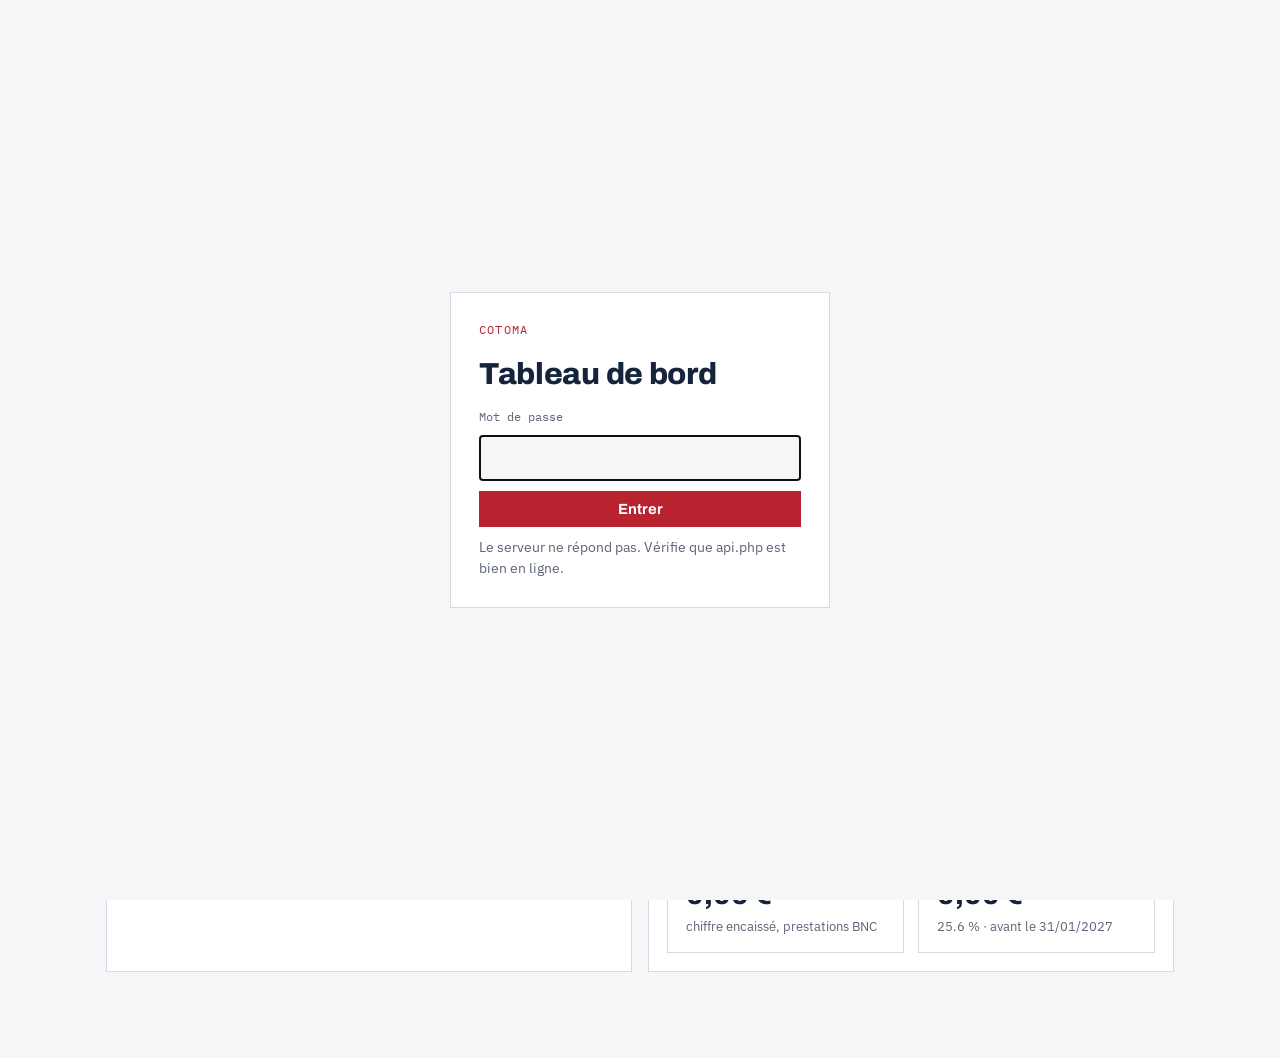
<file: rgpd/app/index.html>
<!doctype html>
<html lang="fr">
<head>
<meta charset="utf-8">
<meta name="viewport" content="width=device-width, initial-scale=1, viewport-fit=cover">
<meta name="robots" content="noindex, nofollow">
<meta name="referrer" content="no-referrer">
<link rel="icon" href="data:image/svg+xml,%3Csvg xmlns='http://www.w3.org/2000/svg' viewBox='0 0 32 32'%3E%3Crect width='32' height='32' fill='%2315233b'/%3E%3Ctext x='16' y='22' font-size='18' font-family='Arial' font-weight='bold' fill='%23fff' text-anchor='middle'%3EC%3C/text%3E%3C/svg%3E">
<style>:root{color-scheme:light}body{margin:0;font-family:system-ui,sans-serif}img{max-width:100%}[hidden]{display:none!important}</style>
<title>COTOMA Pilotage</title>
<style>@font-face{font-family:'Archivo';font-style:normal;font-weight:500;font-display:swap;src:url(fonts/Archivo-500.woff2) format('woff2');unicode-range:U+0000-00FF,U+0131,U+0152-0153,U+02BB-02BC,U+02C6,U+02DA,U+02DC,U+0304,U+0308,U+0329,U+2000-206F,U+20AC,U+2122,U+2191,U+2193,U+2212,U+2215,U+FEFF,U+FFFD}
@font-face{font-family:'Archivo';font-style:normal;font-weight:700;font-display:swap;src:url(fonts/Archivo-700.woff2) format('woff2');unicode-range:U+0000-00FF,U+0131,U+0152-0153,U+02BB-02BC,U+02C6,U+02DA,U+02DC,U+0304,U+0308,U+0329,U+2000-206F,U+20AC,U+2122,U+2191,U+2193,U+2212,U+2215,U+FEFF,U+FFFD}
@font-face{font-family:'Archivo';font-style:normal;font-weight:800;font-display:swap;src:url(fonts/Archivo-800.woff2) format('woff2');unicode-range:U+0000-00FF,U+0131,U+0152-0153,U+02BB-02BC,U+02C6,U+02DA,U+02DC,U+0304,U+0308,U+0329,U+2000-206F,U+20AC,U+2122,U+2191,U+2193,U+2212,U+2215,U+FEFF,U+FFFD}
@font-face{font-family:'IBM Plex Mono';font-style:normal;font-weight:400;font-display:swap;src:url(fonts/IBMPlexMono-400.woff2) format('woff2');unicode-range:U+0000-00FF,U+0131,U+0152-0153,U+02BB-02BC,U+02C6,U+02DA,U+02DC,U+0304,U+0308,U+0329,U+2000-206F,U+20AC,U+2122,U+2191,U+2193,U+2212,U+2215,U+FEFF,U+FFFD}
@font-face{font-family:'IBM Plex Mono';font-style:normal;font-weight:500;font-display:swap;src:url(fonts/IBMPlexMono-500.woff2) format('woff2');unicode-range:U+0000-00FF,U+0131,U+0152-0153,U+02BB-02BC,U+02C6,U+02DA,U+02DC,U+0304,U+0308,U+0329,U+2000-206F,U+20AC,U+2122,U+2191,U+2193,U+2212,U+2215,U+FEFF,U+FFFD}
@font-face{font-family:'IBM Plex Sans';font-style:italic;font-weight:400;font-display:swap;src:url(fonts/IBMPlexSans-400i.woff2) format('woff2');unicode-range:U+0000-00FF,U+0131,U+0152-0153,U+02BB-02BC,U+02C6,U+02DA,U+02DC,U+0304,U+0308,U+0329,U+2000-206F,U+20AC,U+2122,U+2191,U+2193,U+2212,U+2215,U+FEFF,U+FFFD}
@font-face{font-family:'IBM Plex Sans';font-style:normal;font-weight:400;font-display:swap;src:url(fonts/IBMPlexSans-400.woff2) format('woff2');unicode-range:U+0000-00FF,U+0131,U+0152-0153,U+02BB-02BC,U+02C6,U+02DA,U+02DC,U+0304,U+0308,U+0329,U+2000-206F,U+20AC,U+2122,U+2191,U+2193,U+2212,U+2215,U+FEFF,U+FFFD}
@font-face{font-family:'IBM Plex Sans';font-style:normal;font-weight:500;font-display:swap;src:url(fonts/IBMPlexSans-500.woff2) format('woff2');unicode-range:U+0000-00FF,U+0131,U+0152-0153,U+02BB-02BC,U+02C6,U+02DA,U+02DC,U+0304,U+0308,U+0329,U+2000-206F,U+20AC,U+2122,U+2191,U+2193,U+2212,U+2215,U+FEFF,U+FFFD}
@font-face{font-family:'IBM Plex Sans';font-style:normal;font-weight:600;font-display:swap;src:url(fonts/IBMPlexSans-600.woff2) format('woff2');unicode-range:U+0000-00FF,U+0131,U+0152-0153,U+02BB-02BC,U+02C6,U+02DA,U+02DC,U+0304,U+0308,U+0329,U+2000-206F,U+20AC,U+2122,U+2191,U+2193,U+2212,U+2215,U+FEFF,U+FFFD}
</style>
<style>
/* Layout : même dossier administratif que la page de présentation. En-tête à filet, nav en liens, étiquettes en mono rouge, tableaux à bords fins, références de type REG-001, un tampon par vue. */
:root{
  --bg:#f5f6f8; --paper:#ffffff; --fg:#15233b; --muted:#5b6578; --line:#d4d9e2; --tint:#eef1f6;
  --accent:#b8232f; --accent-ink:#ffffff; --bar:#2f4a7a;
  --ok:#1f7a4d; --ok-bg:#e3f3ea; --warn:#9a6200; --warn-bg:#fdf1d6; --bad:#b8232f; --bad-bg:#fbe4e6; --info:#2f4a7a; --info-bg:#e4eaf5;
  --display:"Archivo",system-ui,sans-serif; --body:"IBM Plex Sans",system-ui,sans-serif; --mono:"IBM Plex Mono",ui-monospace,monospace;
}
@media (prefers-color-scheme: dark){ :root:not([data-theme="light"]){ --bg:#0f1520; --paper:#161e2b; --fg:#e8ecf3; --muted:#9aa6ba; --line:#2a3546; --tint:#1c2634; --accent:#e4505c; --bar:#7f9ad0; --ok:#5fc48f; --ok-bg:#15301f; --warn:#e3b04b; --warn-bg:#332a12; --bad:#ef7681; --bad-bg:#3a1a1e; --info:#8fa8dc; --info-bg:#1b2740; color-scheme:dark } }
:root[data-theme="dark"]{ --bg:#0f1520; --paper:#161e2b; --fg:#e8ecf3; --muted:#9aa6ba; --line:#2a3546; --tint:#1c2634; --accent:#e4505c; --bar:#7f9ad0; --ok:#5fc48f; --ok-bg:#15301f; --warn:#e3b04b; --warn-bg:#332a12; --bad:#ef7681; --bad-bg:#3a1a1e; --info:#8fa8dc; --info-bg:#1b2740; color-scheme:dark }
*{box-sizing:border-box}
body{margin:0;background:var(--bg);color:var(--fg);font-family:var(--body);font-size:16px;line-height:1.5}
.wrap{max-width:1100px;margin:0 auto;padding-block:0 64px;padding-inline:16px}
header.top{display:flex;flex-wrap:wrap;gap:12px 24px;align-items:baseline;justify-content:space-between;padding-block:18px;border-bottom:1px solid var(--line);position:sticky;top:env(safe-area-inset-top,0px);background:var(--bg);z-index:5}
.brand{font-family:var(--display);font-weight:800;font-size:1.05rem;letter-spacing:.01em}
.brand small{display:block;font-family:var(--mono);font-weight:400;font-size:.72rem;color:var(--muted);letter-spacing:.06em;text-transform:uppercase}
nav.tabs{display:flex;flex-wrap:wrap;gap:4px 18px}
nav.tabs button{background:none;border:0;padding:4px 0;color:var(--muted);font:inherit;font-size:.92rem;cursor:pointer;border-bottom:2px solid transparent}
nav.tabs button[aria-selected="true"]{color:var(--fg);border-bottom-color:var(--accent)}
nav.tabs button:hover{color:var(--fg)}
nav.tabs button:focus-visible{outline:2px solid var(--accent);outline-offset:2px}
.banner{margin-top:14px;padding:10px 14px;border:1px solid var(--line);background:var(--tint);font-size:.9rem}
.banner.err{border-color:var(--bad);background:var(--bad-bg)}
section.view{padding-block:34px 0}
section.view[hidden]{display:none}
.eyebrow{font-family:var(--mono);font-size:.74rem;letter-spacing:.1em;text-transform:uppercase;color:var(--accent);margin:0 0 8px}
h2{font-family:var(--display);font-size:clamp(1.4rem,3vw,1.9rem);line-height:1.1;font-weight:800;letter-spacing:-.01em;margin:0 0 14px;text-wrap:balance}
h3{font-family:var(--display);font-size:1.02rem;font-weight:700;margin:0 0 10px}
.head{display:grid;grid-template-columns:minmax(0,1fr) auto;gap:18px 28px;align-items:start;margin-bottom:22px}
.head .sub{color:var(--muted);margin:0;max-width:40em}
.stamp{position:relative;background:var(--paper);border:1px solid var(--line);padding:20px 20px 16px;font-family:var(--mono);font-size:.84rem;line-height:1.5;min-width:260px}
.stamp dl{display:grid;grid-template-columns:auto 1fr;gap:5px 14px;margin:0}
.stamp dt{color:var(--muted)} .stamp dd{margin:0;font-variant-numeric:tabular-nums}
.seal{position:absolute;right:14px;top:-13px;transform:rotate(-6deg);border:3px solid var(--accent);color:var(--accent);font-family:var(--display);font-weight:800;letter-spacing:.14em;text-transform:uppercase;padding:3px 9px;font-size:.74rem;background:var(--paper)}
.kpis{display:grid;grid-template-columns:repeat(auto-fit,minmax(180px,1fr));gap:14px;margin-bottom:22px}
.kpi{background:var(--paper);border:1px solid var(--line);padding:16px 18px;min-width:0}
.kpi .ref{font-family:var(--mono);font-size:.7rem;letter-spacing:.08em;text-transform:uppercase;color:var(--muted)}
.kpi .v{font-family:var(--display);font-size:1.75rem;font-weight:800;margin-top:6px;font-variant-numeric:tabular-nums;line-height:1.05}
.kpi .s{font-size:.84rem;color:var(--muted);margin-top:6px}
.grid2{display:grid;grid-template-columns:repeat(auto-fit,minmax(320px,1fr));gap:16px;margin-bottom:22px}
.card{background:var(--paper);border:1px solid var(--line);padding:18px;min-width:0}
.row{display:flex;flex-wrap:wrap;gap:10px;align-items:center;justify-content:space-between;margin-bottom:12px}
.tablewrap{overflow-x:auto;background:var(--paper);border:1px solid var(--line)}
table{width:100%;border-collapse:collapse;font-size:.92rem}
th,td{text-align:left;padding:10px 12px;border-bottom:1px solid var(--line);vertical-align:top}
th{background:var(--tint);font-family:var(--display);font-weight:700;font-size:.82rem;white-space:nowrap}
td.num,th.num{text-align:right;font-variant-numeric:tabular-nums;white-space:nowrap}
td.ref{font-family:var(--mono);font-size:.8rem;white-space:nowrap}
tr.clickable{cursor:pointer} tr.clickable:hover td{background:var(--tint)}
.pill{display:inline-flex;align-items:center;gap:6px;font-size:.74rem;font-weight:600;padding:2px 8px;border-radius:999px;white-space:nowrap;font-family:var(--body)}
.pill::before{content:"";width:7px;height:7px;border-radius:50%;background:currentColor}
.pill.ok{color:var(--ok);background:var(--ok-bg)} .pill.warn{color:var(--warn);background:var(--warn-bg)} .pill.bad{color:var(--bad);background:var(--bad-bg)} .pill.info{color:var(--info);background:var(--info-bg)} .pill.mute{color:var(--muted);background:var(--tint)}
.prio{display:inline-block;font-family:var(--mono);font-size:.74rem;font-weight:500;padding:2px 7px;border:1.5px solid currentColor;white-space:nowrap}
.prio.p1{color:var(--accent)} .prio.p2{color:var(--info)} .prio.p3{color:var(--muted)} .prio.p4{color:var(--muted);opacity:.7}
.btn{display:inline-block;background:var(--accent);color:var(--accent-ink);font-family:var(--display);font-weight:700;padding:10px 16px;border:0;cursor:pointer;font-size:.92rem;text-decoration:none}
.btn.ghost{background:transparent;color:var(--fg);border:1.5px solid var(--fg)}
.btn.sm{padding:6px 10px;font-size:.78rem;border-width:1px}
.btn.quiet{background:transparent;color:var(--muted);border:1px solid var(--line)}
.btn:disabled{opacity:.45;cursor:not-allowed}
.btn:focus-visible{outline:3px solid var(--fg);outline-offset:2px}
.acts{display:flex;flex-wrap:wrap;gap:6px}
.empty{padding:28px 16px;text-align:center;color:var(--muted);font-size:.92rem}
.chart{position:relative} .chart svg{width:100%;height:auto;display:block}
.tip{position:absolute;pointer-events:none;background:var(--fg);color:var(--bg);font-size:.78rem;padding:5px 8px;white-space:nowrap;transform:translate(-50%,-110%);display:none;font-family:var(--mono)}
.legend{font-size:.8rem;color:var(--muted);margin-top:6px}
.toggle{font-size:.82rem;background:none;border:0;color:var(--muted);text-decoration:underline;cursor:pointer;padding:0;font-family:var(--body)}
dialog{border:1px solid var(--line);background:var(--paper);color:var(--fg);padding:0;max-width:600px;width:calc(100% - 32px)}
dialog::backdrop{background:rgba(10,15,25,.55)}
.dlg{padding:20px}
form.f{display:grid;grid-template-columns:repeat(auto-fit,minmax(220px,1fr));gap:10px 12px}
form.f label{display:flex;flex-direction:column;gap:4px;font-size:.78rem;color:var(--muted);min-width:0;font-family:var(--mono);letter-spacing:.02em}
form.f label.wide{grid-column:1/-1}
form.f input,form.f select,form.f textarea{font:inherit;font-family:var(--body);font-size:.95rem;color:var(--fg);background:var(--bg);border:1px solid var(--line);padding:8px 10px;min-width:0;width:100%}
form.f textarea{min-height:72px;resize:vertical}
form.f input:focus-visible,form.f select:focus-visible,form.f textarea:focus-visible{outline:2px solid var(--accent);outline-offset:0}
.actions{grid-column:1/-1;display:flex;gap:8px;flex-wrap:wrap;justify-content:flex-end;margin-top:8px}
.actions .left{margin-right:auto}
.filters{display:flex;gap:8px;flex-wrap:wrap;align-items:center}
.filters select,.filters input{font:inherit;font-size:.9rem;color:var(--fg);background:var(--paper);border:1px solid var(--line);padding:7px 9px}
pre.yaml{background:var(--tint);border:1px solid var(--line);padding:12px;font-family:var(--mono);font-size:.78rem;overflow-x:auto;max-height:280px;margin:0;white-space:pre-wrap}
.note{font-size:.86rem;color:var(--muted)}
.next{display:flex;flex-direction:column;gap:8px}
.next div{display:flex;justify-content:space-between;gap:10px;font-size:.92rem;border-bottom:1px dashed var(--line);padding-bottom:6px}
.next div span:last-child{color:var(--muted);white-space:nowrap;font-family:var(--mono);font-size:.78rem}
.meter{height:8px;background:var(--tint);border:1px solid var(--line);margin-top:8px;position:relative}
.meter i{position:absolute;left:0;top:0;bottom:0;background:var(--accent)}
.hist{font-family:var(--mono);font-size:.76rem;color:var(--muted);margin:0;padding-left:0;list-style:none}
.hist li{padding:3px 0;border-bottom:1px dashed var(--line)}
.why{font-size:.8rem;color:var(--muted);max-width:34em}
td.name strong{font-family:var(--display);font-weight:700}
td.name .note{margin-top:2px}
.tel{font-family:var(--mono);font-size:.82rem;color:var(--fg);text-decoration:none;user-select:all}
/* Thèmes au choix, les mêmes que la page de présentation : encre (défaut), ardoise, nuit, sable. */
:root[data-palette="ardoise"]{--bg:#f4f6f4;--paper:#ffffff;--fg:#1d2b24;--muted:#5f6f66;--line:#cfd9d2;--tint:#e8efea;--accent:#1f7a4d;--accent-ink:#ffffff;--bar:#2f6b5a}
:root[data-palette="nuit"]{--bg:#f6f4ef;--paper:#ffffff;--fg:#1b1f2a;--muted:#5d6273;--line:#d8d4ca;--tint:#efebe2;--accent:#9a6a15;--accent-ink:#ffffff;--bar:#3b4a6b}
:root[data-palette="sable"]{--bg:#faf7f2;--paper:#ffffff;--fg:#2b2622;--muted:#6b625a;--line:#e0d8cc;--tint:#f1ebe1;--accent:#1f5fa8;--accent-ink:#ffffff;--bar:#3f6fae}
@media (prefers-color-scheme: dark){
  :root[data-palette="ardoise"]:not([data-theme="light"]){--bg:#0f1714;--paper:#162019;--fg:#e6efe9;--muted:#98aa9f;--line:#26362d;--tint:#1c2922;--accent:#5fc48f;--accent-ink:#0f1714;--bar:#7fc2a6}
  :root[data-palette="nuit"]:not([data-theme="light"]){--bg:#0d111a;--paper:#141927;--fg:#ece7dc;--muted:#9aa0b4;--line:#283049;--tint:#1a2033;--accent:#d9a441;--accent-ink:#0d111a;--bar:#8fa3d6}
  :root[data-palette="sable"]:not([data-theme="light"]){--bg:#171310;--paper:#1f1a16;--fg:#efe8df;--muted:#a89d92;--line:#3a322b;--tint:#282119;--accent:#6fa8ea;--accent-ink:#171310;--bar:#8fb6e6}
}
:root[data-palette="ardoise"][data-theme="dark"]{--bg:#0f1714;--paper:#162019;--fg:#e6efe9;--muted:#98aa9f;--line:#26362d;--tint:#1c2922;--accent:#5fc48f;--accent-ink:#0f1714;--bar:#7fc2a6}
:root[data-palette="nuit"][data-theme="dark"]{--bg:#0d111a;--paper:#141927;--fg:#ece7dc;--muted:#9aa0b4;--line:#283049;--tint:#1a2033;--accent:#d9a441;--accent-ink:#0d111a;--bar:#8fa3d6}
:root[data-palette="sable"][data-theme="dark"]{--bg:#171310;--paper:#1f1a16;--fg:#efe8df;--muted:#a89d92;--line:#3a322b;--tint:#282119;--accent:#6fa8ea;--accent-ink:#171310;--bar:#8fb6e6}
@media (max-width:720px){.head{grid-template-columns:1fr}.stamp{min-width:0}}
</style>
<style>
#login{position:fixed;inset:0;background:var(--bg);display:flex;align-items:center;justify-content:center;z-index:50;padding:16px}
#login[hidden]{display:none}
.login-box{background:var(--paper);border:1px solid var(--line);padding:28px;width:100%;max-width:380px;display:flex;flex-direction:column;gap:10px}
.login-box h2{margin:0 0 6px}
.login-box label{font-family:var(--mono);font-size:.78rem;color:var(--muted)}
.login-box input{font:inherit;font-size:1rem;padding:10px;border:1px solid var(--line);background:var(--bg);color:var(--fg)}
.login-box .note{min-height:1.2em;margin:0}
</style>
</head>
<body>
<div class="wrap">
<header class="top">
  <div class="brand">COTOMA<small id="brand-sub">Pilotage RGPD · Seine-et-Marne</small></div>
  <nav class="tabs" role="tablist" aria-label="Vues">
    <button role="tab" aria-selected="true" data-tab="dash">Tableau de bord</button>
    <button role="tab" aria-selected="false" data-tab="queue">À contacter</button>
    <button role="tab" aria-selected="false" data-tab="prospects">Prospects</button>
    <button role="tab" aria-selected="false" data-tab="clients">Clients</button>
    <button role="tab" aria-selected="false" data-tab="factures">Factures</button>
    <button role="tab" aria-selected="false" data-tab="visites">Visites</button>
    <button role="tab" aria-selected="false" data-tab="bilan">Bilan</button>
    <button type="button" onclick="window.cotomaLogout()" title="Se déconnecter">Quitter</button>
  </nav>
</header>
<div id="banner" class="banner" hidden></div>

<main>
<section class="view" id="tab-dash">
  <div class="head">
    <div><p class="eyebrow">Tableau de bord</p><h2 id="dash-title">Où en est l'activité.</h2><p class="sub" id="dash-sub"></p></div>
    <aside class="stamp" aria-label="État du jour"><span class="seal" id="dash-seal">À jour</span><dl id="dash-stamp"></dl></aside>
  </div>
  <div class="kpis" id="kpis"></div>
  <div class="grid2">
    <div class="card"><div class="row"><h3>Chiffre d'affaires encaissé par mois</h3><button class="toggle" id="chart-toggle" type="button">Voir le tableau</button></div><div class="chart" id="chart-ca"></div><div class="legend" id="chart-legend"></div></div>
    <div class="card"><h3>Pipeline des prospects</h3><div id="pipeline"></div></div>
  </div>
  <div class="grid2">
    <div class="card"><h3>À faire cette semaine</h3><div class="next" id="todo"></div></div>
    <div class="card"><h3>URSSAF, trimestre en cours</h3><div id="urssaf"></div></div>
  </div>
</section>

<section class="view" id="tab-queue" hidden>
  <div class="head">
    <div><p class="eyebrow">Prospection</p><h2>Les entreprises à contacter, dans l'ordre.</h2><p class="sub">Priorité 1 : données sensibles, contrôle probable. Priorité 2 : activité en ligne ou documents d'identité. Priorité 3 : fichier clients. Chaque action retire la ligne et fait remonter la suivante.</p></div>
    <aside class="stamp" aria-label="Compteur du jour"><span class="seal" id="q-seal">Aujourd'hui</span><dl id="q-stamp"></dl><div class="meter" aria-hidden="true"><i id="q-meter" style="width:0"></i></div></aside>
  </div>
  <div class="row">
    <div class="filters">
      <select id="q-prio" aria-label="Priorité"><option value="">Toutes priorités</option><option value="1">Priorité 1</option><option value="2">Priorité 2</option><option value="3">Priorité 3</option><option value="4">Priorité 4</option></select>
      <select id="q-mode" aria-label="File"><option value="new">À contacter</option><option value="relance">À relancer (contactés depuis 7 jours)</option><option value="rdv">Rendez-vous et devis</option></select>
      <input id="q-search" type="search" placeholder="Secteur, nom, quartier" aria-label="Rechercher">
      <label class="note" style="display:flex;gap:6px;align-items:center"><input type="checkbox" id="q-site"> avec site seulement</label>
    </div>
    <button class="btn sm ghost" id="q-add" type="button">Ajouter une entreprise</button>
  </div>
  <div class="tablewrap"><table id="q-table"></table></div>
  <p class="note" style="margin-top:10px" id="q-more"></p>
</section>

<section class="view" id="tab-prospects" hidden>
  <div class="row"><div><p class="eyebrow">Registre</p><h2>Tous les prospects</h2></div>
    <div class="filters"><select id="p-filter" aria-label="Filtrer par statut"><option value="">Tous les statuts</option></select><input id="p-search" type="search" placeholder="Rechercher" aria-label="Rechercher un prospect"><button class="btn ghost sm" id="p-import" type="button">Importer une liste</button><button class="btn sm" id="p-new" type="button">Nouveau prospect</button></div></div>
  <div class="tablewrap"><table id="p-table"></table></div>
</section>

<section class="view" id="tab-clients" hidden>
  <div class="row"><div><p class="eyebrow">Registre</p><h2>Clients et missions</h2></div><div class="filters"><input id="c-search" type="search" placeholder="Rechercher" aria-label="Rechercher un client"><button class="btn sm" id="c-new" type="button">Nouveau client</button></div></div>
  <div class="tablewrap"><table id="c-table"></table></div>
</section>

<section class="view" id="tab-factures" hidden>
  <div class="row"><div><p class="eyebrow">Registre</p><h2>Devis, factures et avoirs</h2></div><div class="filters"><select id="f-filter" aria-label="Filtrer"><option value="">Tout</option><option value="brouillon">Brouillons</option><option value="emise">Émis</option><option value="retard">En retard</option><option value="encaissee">Encaissées</option><option value="devis">Devis</option><option value="annulee">Annulées et avoirs</option></select><button class="btn sm ghost" id="d-new" type="button">Nouveau devis</button><button class="btn sm" id="f-new" type="button">Nouvelle facture</button></div></div>
  <div class="kpis" id="f-kpis"></div>
  <div class="tablewrap"><table id="f-table"></table></div>
  <p class="note" style="margin-top:10px">Numérotation continue par année et par type, attribuée à l'émission. Une facture émise ne se modifie ni ne se supprime : elle s'annule par un avoir. Mentions imprimées sur chaque PDF : identité, forme « entrepreneur individuel », adresse et SIRET de l'émetteur, nom, adresse et SIREN du client, nature de l'opération, date d'émission et de prestation, lignes et totaux HT, franchise de TVA (art. 293 B), échéance, pénalités de retard, indemnité de 40 € entre professionnels, médiateur et rétractation pour les particuliers.</p>
  <p class="note">Conservation : garde chaque PDF émis et un export CSV annuel dans un dossier à toi, 10 ans (art. L123-22 C. com.). Facturation électronique : depuis le 1er septembre 2026 tu dois pouvoir recevoir des factures électroniques via une plateforme agréée ; à partir du 1er septembre 2027, tes factures aux professionnels devront être émises par cette plateforme et les ventes aux particuliers déclarées en e-reporting. Ce tableau de bord reste la source, la plateforme prendra le relais pour la transmission.</p>
</section>

<section class="view" id="tab-visites" hidden>
  <div class="head">
    <div><p class="eyebrow">Site cotoma.fr</p><h2>Qui lit le site, et d'où il arrive.</h2><p class="sub">Compteur maison, sans cookie ni donnée personnelle : le serveur ne garde qu'un total par jour, par provenance et par type d'appareil. Une visite = un chargement de la page. Tes propres visites ne comptent pas tant que tu es connecté à ce tableau de bord.</p></div>
    <aside class="stamp" aria-label="Visites récentes"><span class="seal">Anonyme</span><dl id="v-stamp"></dl></aside>
  </div>
  <div class="row"><div class="filters"><select id="v-per" aria-label="Période"><option value="7">7 derniers jours</option><option value="30" selected>30 derniers jours</option><option value="90">90 derniers jours</option><option value="365">12 derniers mois</option></select><button class="btn sm quiet" id="v-reload" type="button">Actualiser</button></div><button class="toggle" id="v-toggle" type="button">Voir le tableau</button></div>
  <div class="kpis" id="v-kpis"></div>
  <div class="card" style="margin-bottom:16px"><h3 id="v-chart-title">Visites par jour</h3><div class="chart" id="v-chart"></div><div class="legend" id="v-legend"></div></div>
  <div class="grid2">
    <div class="card"><h3>D'où arrivent les visiteurs</h3><div id="v-sources"></div></div>
    <div class="card"><h3>Appareils</h3><div id="v-app"></div><p class="note" style="margin:14px 0 0">Pour savoir ce que rapporte chaque canal, ajoute <span class="ref">?src=</span> au lien que tu partages : <span class="ref">cotoma.fr/?src=linkedin</span>, <span class="ref">?src=email</span>, <span class="ref">?src=malt</span>, <span class="ref">?src=carte</span>. Les visites apparaissent alors sous « campagne : linkedin ».</p></div>
  </div>
</section>

<section class="view" id="tab-bilan" hidden>
  <div class="row"><div><p class="eyebrow">Comptes</p><h2>Bilan <span id="bilan-year"></span></h2></div><div class="filters"><select id="b-year" aria-label="Année"></select><button class="btn ghost sm" id="b-copy" type="button">Copier le livre des recettes (CSV)</button><button class="btn ghost sm" id="b-params" type="button">Paramètres</button></div></div>
  <div class="kpis" id="b-kpis"></div>
  <div class="tablewrap"><table id="b-table"></table></div>
  <p class="note" style="margin-top:10px">Cotisations estimées avec le taux des paramètres, réduit de 25 % si l'ACRE est cochée. Impôt sur le revenu non inclus : abattement de 34 % sur le chiffre d'affaires, ou versement libératoire de 2,2 % si tu l'as choisi.</p>
</section>
</main>
</div>

<dialog id="dlg"><div class="dlg" id="dlg-body"></div></dialog>

<script src="lib/jspdf.umd.min.js"></script>
<script src="remote.js?v=356cd182"></script>
<script>
(function(){
'use strict';
const $=(s,r)=>(r||document).querySelector(s), $$=(s,r)=>Array.from((r||document).querySelectorAll(s));
const LOGO_JPG='[data-uri]';
const S={prospects:[],clients:[],factures:[],cfg:{taux_cotisations:25.6,acre:false,objectif_mensuel:1500,objectif_contacts:10,nom:'',siret:'',nom_commercial:'COTOMA',theme_palette:'encre',theme_mode:'auto'},db:null,canWrite:null,ready:false,chartTable:false,year:new Date().getFullYear(),qLimit:30};
/* Thème : appliqué tout de suite depuis l'appareil, puis depuis les paramètres partagés quand la base répond. */
function applyTheme(p,m){const r=document.documentElement;if(p&&p!=='encre')r.setAttribute('data-palette',p);else r.removeAttribute('data-palette');if(m==='light'||m==='dark')r.setAttribute('data-theme',m);else r.removeAttribute('data-theme');try{localStorage.setItem('cotoma-theme',JSON.stringify({p:p||'encre',m:m||'auto'}));}catch(e){}}
try{const t=JSON.parse(localStorage.getItem('cotoma-theme')||'null');if(t)applyTheme(t.p,t.m);}catch(e){}
const PSTAT=[['a_contacter','À contacter','mute'],['contacte','Contacté','info'],['rdv','Rendez-vous','info'],['devis','Devis envoyé','warn'],['gagne','Gagné','ok'],['perdu','Pas intéressé','bad']];
const MSTAT=[['entretien','Entretien à faire','warn'],['redaction','Rédaction','info'],['validation','En validation','info'],['livre','Livré','ok'],['suivi','Suivi mensuel','ok']];
const PACKS=[['audit','Audit + textes',49],['site','Site conforme',290],['tpe','Conformité TPE',790],['pme','PME / questionnaire',1990],['suivi','Suivi mensuel',89],['autre','Autre',0]];
const PRIO={1:'Données sensibles',2:'Activité en ligne',3:'Fichier clients',4:'Faible'};
/* Dates au jour local (Paris), pas en UTC : sinon entre minuit et 2 h la date est celle de la veille. */
const today=()=>{const d=new Date();return new Date(d.getTime()-d.getTimezoneOffset()*6e4).toISOString().slice(0,10);};
const eur=n=>(Math.round((+n||0)*100)/100).toLocaleString('fr-FR',{minimumFractionDigits:2,maximumFractionDigits:2})+' €';
const fdate=s=>s?new Date(s+'T00:00:00').toLocaleDateString('fr-FR'):'';
const esc=s=>String(s==null?'':s).replace(/[&<>"']/g,c=>({'&':'&amp;','<':'&lt;','>':'&gt;','"':'&quot;',"'":'&#39;'}[c]));
const label=(list,v)=>{const x=list.find(e=>e[0]===v);return x?`<span class="pill ${x[2]}">${x[1]}</span>`:`<span class="pill mute">${esc(v||'—')}</span>`;};
const prio=p=>p?`<span class="prio p${p}">P${p} · ${PRIO[p]||''}</span>`:'';
const packName=v=>{const p=PACKS.find(e=>e[0]===v);return p?p[1]:(v||'—');};
const isFacture=f=>!f.type||f.type==='facture';
const fStatut=f=>['encaissee','annulee','brouillon','accepte','refuse'].includes(f.statut)?f.statut:(isFacture(f)&&f.echeance&&f.echeance<today()?'retard':'emise');
const encaissee=f=>isFacture(f)&&f.statut==='encaissee';
const lignesTotal=f=>Array.isArray(f.lignes)&&f.lignes.length?f.lignes.reduce((a,l)=>a+(+l.qte||0)*(+l.pu||0),0):(+f.montant||0);
const addDays=(d,n)=>{const x=new Date(d+'T00:00:00Z');x.setUTCDate(x.getUTCDate()+n);return x.toISOString().slice(0,10);};
const quarter=d=>Math.floor((+d.slice(5,7)-1)/3)+1;
const scoreNum=s=>{const m=/^([\d.,]+)/.exec(s||'');return m?+m[1].replace(',','.'):99;};
const siteShort=s=>(s||'').replace(/^https?:\/\/(www\.)?/,'').replace(/\/$/,'');
const banner=(msg,err)=>{const b=$('#banner');b.hidden=!msg;b.className='banner'+(err?' err':'');b.textContent=msg||'';};

/* ---------- storage ---------- */
async function boot(){
  const [db,user,dl]=await window.remoteBoot();
  S.dl=dl||null;
  if(!db){banner('Base de données indisponible dans cette vue : ouvre la page depuis claude.ai en étant connecté.');S.ready=true;renderAll();return;}
  S.db=db;
  try{S.canWrite=user?(await user.can('data.write')):null;}catch(e){S.canWrite=null;}
  if(S.canWrite===false)banner('Lecture seule : ton accès à cette page ne permet pas de modifier les données.');
  const onErr=e=>banner('Connexion aux données interrompue ('+(e&&e.code||'inconnue')+'). Recharge la page.',true);
  db.collection('prospects').onSnapshot(s=>{S.prospects=s.docs.map(d=>({id:d.id,...d.data()}));renderAll();},onErr);
  db.collection('clients').onSnapshot(s=>{S.clients=s.docs.map(d=>({id:d.id,...d.data()}));renderAll();},onErr);
  db.collection('factures').onSnapshot(s=>{S.factures=s.docs.map(d=>({id:d.id,...d.data()}));renderAll();},onErr);
  db.doc('parametres/config').onSnapshot(s=>{if(s.exists){S.cfg={...S.cfg,...s.data()};if(s.data().theme_palette||s.data().theme_mode)applyTheme(S.cfg.theme_palette,S.cfg.theme_mode);}renderAll();},onErr);
  S.ready=true;
}
async function write(fn){
  if(!S.db){banner('Impossible d\'enregistrer : la base de données n\'est pas disponible dans cette vue.',true);return false;}
  try{await fn();return true;}
  catch(e){banner(e&&e.code==='invalid_argument'&&S.canWrite!==true?'Écriture refusée : cet accès est en lecture seule.':'Écriture impossible ('+(e&&e.code||'erreur')+'). Réessaie dans un instant.',true);return false;}
}
const strip=o=>{const c={...o};delete c.id;return c;};
/* Une action de prospection : met à jour le statut, la date, l'historique, et la ligne quitte la file. */
async function act(p,action,extra){
  const H=[['contacte','Contacté'],['rdv','Rendez-vous pris'],['devis','Devis envoyé'],['perdu','Pas intéressé'],['gagne','Gagné'],['plus_tard','Reporté'],['deja_fait','Déjà démarché avant'],['a_contacter','Remis dans la file']];
  const lab=(H.find(h=>h[0]===action)||[0,action])[1];
  const hist=Array.isArray(p.historique)?p.historique.slice():[];hist.push({date:today(),action:lab,note:(extra&&extra.note)||''});
  const d={...strip(p),historique:hist,maj:today()};
  if(action==='plus_tard'){d.relance=addDays(today(),(extra&&extra.jours)||7);}
  else if(action==='deja_fait'){d.statut='contacte';d.relance='';}
  else{d.statut=action;d.relance='';}
  if(extra&&extra.note)d.note=(p.note?p.note+'\n':'')+today()+' : '+extra.note;
  return write(()=>S.db.doc('prospects/'+p.id).set(d));
}

/* ---------- derived ---------- */
function stats(){
  const y=String(new Date().getFullYear()),t=today();
  const enc=S.factures.filter(f=>encaissee(f)&&(f.encaisse_le||'').startsWith(y));
  const ca=enc.reduce((a,f)=>a+(+f.montant||0),0);
  const open=S.factures.filter(f=>isFacture(f)&&fStatut(f)==='emise'),late=S.factures.filter(f=>fStatut(f)==='retard');
  const due=open.reduce((a,f)=>a+(+f.montant||0),0),lateSum=late.reduce((a,f)=>a+(+f.montant||0),0);
  const pipe=S.prospects.filter(p=>['contacte','rdv','devis'].includes(p.statut));
  const pot=pipe.reduce((a,p)=>a+(+p.montant_potentiel||0),0);
  const missions=S.clients.filter(c=>!['livre','suivi'].includes(c.statut_mission));
  const month=t.slice(0,7);const caMois=enc.filter(f=>(f.encaisse_le||'').startsWith(month)).reduce((a,f)=>a+(+f.montant||0),0);
  const queue=S.prospects.filter(p=>p.statut==='a_contacter'&&(!p.relance||p.relance<=t));
  const todayN=S.prospects.filter(p=>p.maj===t&&Array.isArray(p.historique)&&p.historique.some(h=>h.date===t)).length;
  return {ca,due,lateSum,late:late.length,open:open.length,pipe:pipe.length,pot,missions:missions.length,caMois,queue:queue.length,p1:queue.filter(p=>+p.priorite===1).length,todayN};
}
function taux(){const t=+S.cfg.taux_cotisations||25.6;return S.cfg.acre?t*0.75:t;}
function queueRows(){
  const t=today(),mode=$('#q-mode').value,pr=$('#q-prio').value,qs=($('#q-search').value||'').toLowerCase(),onlySite=$('#q-site').checked;
  let rows;
  if(mode==='relance')rows=S.prospects.filter(p=>p.statut==='contacte'&&(p.relance?p.relance<=t:(p.maj||'')<=addDays(t,-7)));
  else if(mode==='rdv')rows=S.prospects.filter(p=>['rdv','devis'].includes(p.statut));
  else rows=S.prospects.filter(p=>p.statut==='a_contacter'&&(!p.relance||p.relance<=t));
  rows=rows.filter(p=>(!pr||String(p.priorite||4)===pr)&&(!onlySite||p.site)&&(!qs||[p.nom,p.categorie,p.secteur,p.quartier,p.site].join(' ').toLowerCase().includes(qs)));
  rows.sort((a,b)=>(+a.priorite||4)-(+b.priorite||4)||scoreNum(a.score)-scoreNum(b.score)||(b.telephone?1:0)-(a.telephone?1:0)||(a.nom||'').localeCompare(b.nom||''));
  return rows;
}

/* ---------- render ---------- */
function renderAll(){if(!S.ready)return;if(!$('#tab-visites').hidden)loadVisites();renderDash();renderChart();renderPipeline();renderTodo();renderUrssaf();renderQueue();renderProspects();renderClients();renderFactures();renderBilan();}
function renderDash(){
  const s=stats();const obj=+S.cfg.objectif_mensuel||0;
  $('.brand').firstChild.textContent=S.cfg.nom_commercial||'COTOMA';$('#brand-sub').textContent='Pilotage RGPD'+(S.cfg.nom?' · '+S.cfg.nom:' · Seine-et-Marne');
  $('#dash-sub').textContent=s.queue?`${s.queue} entreprises attendent un premier contact, dont ${s.p1} en priorité 1.`:'La file de prospection est vide : importe une liste.';
  $('#dash-stamp').innerHTML=`<dt>Date</dt><dd>${new Date().toLocaleDateString('fr-FR')}</dd><dt>Contacts du jour</dt><dd>${s.todayN} / ${S.cfg.objectif_contacts||10}</dd><dt>Prospects</dt><dd>${S.prospects.length}</dd><dt>Clients</dt><dd>${S.clients.length}</dd><dt>Factures</dt><dd>${S.factures.length}</dd>`;
  $('#kpis').innerHTML=[
    ['CA-ANNEE','Encaissé cette année',eur(s.ca),`${eur(s.caMois)} ce mois${obj?` · objectif ${eur(obj)}`:''}`],
    ['FAC-ATT','Facturé, en attente',eur(s.due),`${s.open} facture${s.open>1?'s':''} émise${s.open>1?'s':''}`],
    ['FAC-RET','En retard',eur(s.lateSum),s.late?`${s.late} à relancer`:'rien à relancer'],
    ['PIPE','Potentiel en discussion',eur(s.pot),`${s.pipe} prospect${s.pipe>1?'s':''} contacté${s.pipe>1?'s':''}, en rendez-vous ou devis`],
    ['MISS','Missions en cours',String(s.missions),`${S.clients.length} client${S.clients.length>1?'s':''} au total`],
  ].map(([r,k,v,sub])=>`<div class="kpi"><div class="ref">${r} · ${k}</div><div class="v">${v}</div><div class="s">${sub}</div></div>`).join('');
}
function monthly(){const y=new Date().getFullYear();const m=Array.from({length:12},(_,i)=>({i,label:new Date(y,i,1).toLocaleDateString('fr-FR',{month:'short'}).replace('.',''),v:0}));S.factures.forEach(f=>{if(encaissee(f)&&f.encaisse_le&&f.encaisse_le.startsWith(String(y)))m[+f.encaisse_le.slice(5,7)-1].v+=(+f.montant||0);});return m;}
function renderChart(){
  const m=monthly(),host=$('#chart-ca');const max=Math.max(+S.cfg.objectif_mensuel||0,...m.map(x=>x.v),1);const cur=new Date().getMonth();
  if(S.chartTable){host.innerHTML=`<div class="tablewrap"><table><tr><th>Mois</th><th class="num">Encaissé</th></tr>${m.map(x=>`<tr><td>${x.label}</td><td class="num">${eur(x.v)}</td></tr>`).join('')}</table></div>`;$('#chart-toggle').textContent='Voir le graphique';$('#chart-legend').textContent='';return;}
  $('#chart-toggle').textContent='Voir le tableau';
  const W=520,H=200,L=52,B=28,T=12,R=8,iw=(W-L-R)/12;const nice=v=>v>=1000?(v/1000).toLocaleString('fr-FR',{maximumFractionDigits:1})+' k€':Math.round(v)+' €';
  let svg=`<svg viewBox="0 0 ${W} ${H}" role="img" aria-label="Chiffre d'affaires encaissé par mois, année en cours">`;
  [0,.5,1].forEach(f=>{const t=max*f,y=T+(H-T-B)*(1-f);svg+=`<line x1="${L}" x2="${W-R}" y1="${y.toFixed(1)}" y2="${y.toFixed(1)}" stroke="var(--line)" stroke-width="1"/><text x="${L-6}" y="${(y+4).toFixed(1)}" text-anchor="end" font-size="10" fill="var(--muted)" font-family="IBM Plex Mono,monospace">${nice(t)}</text>`;});
  const obj=+S.cfg.objectif_mensuel||0;if(obj){const y=T+(H-T-B)*(1-obj/max);svg+=`<line x1="${L}" x2="${W-R}" y1="${y.toFixed(1)}" y2="${y.toFixed(1)}" stroke="var(--muted)" stroke-width="1" stroke-dasharray="4 3"/>`;}
  m.forEach(x=>{const bw=iw*.62,bx=L+x.i*iw+(iw-bw)/2,h=(H-T-B)*(x.v/max),y=H-B-h;svg+=`<rect data-i="${x.i}" x="${bx.toFixed(1)}" y="${y.toFixed(1)}" width="${bw.toFixed(1)}" height="${Math.max(h,0).toFixed(1)}" rx="3" fill="${x.i===cur?'var(--accent)':'var(--bar)'}" opacity="${x.v?1:.25}"/><rect data-i="${x.i}" x="${(L+x.i*iw).toFixed(1)}" y="${T}" width="${iw.toFixed(1)}" height="${H-T-B}" fill="transparent"/><text x="${(L+x.i*iw+iw/2).toFixed(1)}" y="${H-8}" text-anchor="middle" font-size="10" fill="${x.i===cur?'var(--fg)':'var(--muted)'}" font-family="IBM Plex Sans,sans-serif">${x.label}</text>`;});
  svg+='</svg><div class="tip" id="tip"></div>';host.innerHTML=svg;
  $('#chart-legend').textContent=obj?`Barre rouge : mois en cours. Pointillé : objectif mensuel de ${eur(obj)}.`:'Barre rouge : mois en cours.';
  const tip=$('#tip');host.querySelectorAll('rect[data-i]').forEach(r=>{r.addEventListener('pointermove',e=>{const i=+r.dataset.i,b=host.getBoundingClientRect();tip.style.display='block';tip.style.left=(e.clientX-b.left)+'px';tip.style.top=(e.clientY-b.top)+'px';tip.textContent=`${m[i].label} · ${eur(m[i].v)}`;});r.addEventListener('pointerleave',()=>tip.style.display='none');});
}
function renderPipeline(){
  const counts=PSTAT.map(([k,l])=>{const ps=S.prospects.filter(p=>p.statut===k);return [l,ps.length,ps.reduce((a,p)=>a+(+p.montant_potentiel||0),0)];});
  const max=Math.max(1,...counts.map(c=>c[1]));
  $('#pipeline').innerHTML=S.prospects.length?`<table>${counts.map(([l,n,v])=>`<tr><td style="width:34%">${l}</td><td><div style="height:10px;background:var(--bar);width:${(n/max*100).toFixed(0)}%;min-width:${n?4:0}px"></div></td><td class="num">${n}</td><td class="num" style="color:var(--muted)">${v?eur(v):''}</td></tr>`).join('')}</table>`:'<div class="empty">Aucun prospect.</div>';
}
function renderTodo(){
  const s=stats();const items=[];
  S.factures.filter(f=>fStatut(f)==='retard').forEach(f=>items.push([`Relancer ${esc(f.client)} · facture ${esc(f.numero)} · ${eur(f.montant)}`,`échue le ${fdate(f.echeance)}`,3]));
  S.factures.filter(f=>f.type==='devis'&&f.statut==='emise'&&(f.validite||'')<today()).forEach(f=>items.push([`Devis ${esc(f.numero)} expiré · ${esc(f.client)}`,`relancer ou refaire`,1]));
  S.clients.filter(c=>c.statut_mission==='livre'&&!S.factures.some(f=>f.client_id===c.id)).forEach(c=>items.push([`Facturer ${esc(c.nom)} · ${packName(c.pack)}`,eur(c.montant),3]));
  S.clients.filter(c=>c.statut_mission==='entretien').forEach(c=>items.push([`Entretien avec ${esc(c.nom)}`,c.date_entretien?fdate(c.date_entretien):'à planifier',2]));
  S.clients.filter(c=>['redaction','validation'].includes(c.statut_mission)).forEach(c=>items.push([`${c.statut_mission==='redaction'?'Rédiger':'Faire valider'} le dossier ${esc(c.nom)}`,c.date_livraison?`livraison ${fdate(c.date_livraison)}`:'',2]));
  S.prospects.filter(p=>p.statut==='devis').forEach(p=>items.push([`Relancer le devis ${esc(p.nom)}`,p.maj?`envoyé le ${fdate(p.maj)}`:'',2]));
  const rel=S.prospects.filter(p=>p.statut==='contacte'&&(p.maj||'')<=addDays(today(),-7)).length;if(rel)items.push([`Relancer ${rel} prospect${rel>1?'s':''} contacté${rel>1?'s':''} il y a plus de 7 jours`,'onglet À contacter',1]);
  if(s.queue)items.push([`Appeler ${Math.max(0,(S.cfg.objectif_contacts||10)-s.todayN)} entreprises aujourd'hui`,`${s.p1} en priorité 1`,1]);
  items.sort((a,b)=>b[2]-a[2]);
  $('#todo').innerHTML=items.length?items.slice(0,8).map(([a,b])=>`<div><span>${a}</span><span>${b}</span></div>`).join(''):'<div class="empty">Rien d\'urgent.</div>';
}
function renderUrssaf(){
  const t=today(),y=t.slice(0,4),q=quarter(t);
  const ca=S.factures.filter(f=>encaissee(f)&&f.encaisse_le&&f.encaisse_le.startsWith(y)&&quarter(f.encaisse_le)===q).reduce((a,f)=>a+(+f.montant||0),0);
  const lim=new Date(+y,q*3+1,0);
  $('#urssaf').innerHTML=`<div class="kpis" style="margin:0"><div class="kpi"><div class="ref">T${q} ${y} · à déclarer</div><div class="v">${eur(ca)}</div><div class="s">chiffre encaissé, prestations BNC</div></div><div class="kpi"><div class="ref">Cotisations estimées</div><div class="v">${eur(ca*taux()/100)}</div><div class="s">${taux().toFixed(1)} %${S.cfg.acre?' avec ACRE':''} · avant le ${lim.toLocaleDateString('fr-FR')}</div></div></div>`;
}
function renderQueue(){
  const s=stats();const obj=S.cfg.objectif_contacts||10;
  $('#q-stamp').innerHTML=`<dt>Contacts</dt><dd>${s.todayN} / ${obj}</dd><dt>En file</dt><dd>${s.queue}</dd><dt>Priorité 1</dt><dd>${s.p1}</dd>`;
  $('#q-meter').style.width=Math.min(100,s.todayN/obj*100)+'%';
  $('#q-seal').textContent=s.todayN>=obj?'Objectif atteint':'Aujourd\'hui';
  const mode=$('#q-mode').value;const rows=queueRows();const shown=rows.slice(0,S.qLimit);
  $('#q-table').innerHTML=shown.length?`<tr><th>Priorité</th><th>Entreprise</th><th>Téléphone</th><th>Site</th><th>Pourquoi</th><th>Pack visé</th><th>Action</th></tr>`+shown.map(p=>{
    const site=p.site?`<a class="tel" href="${esc(p.site)}" target="_blank" rel="noopener">${esc(siteShort(p.site))}</a>${p.score?`<div class="note">${esc(p.score)}</div>`:''}`:'<span class="note">aucun</span>';
    const last=Array.isArray(p.historique)&&p.historique.length?p.historique[p.historique.length-1]:null;
    const why=mode==='new'?esc(p.raison||p.accroche||''):(last?`${fdate(last.date)} · ${esc(last.action)}${last.note?' · '+esc(last.note):''}`:'');
    const acts=mode==='rdv'?`<button class="btn sm" data-a="gagne">Gagné</button><button class="btn sm quiet" data-a="devis">Devis envoyé</button><button class="btn sm quiet" data-a="perdu">Perdu</button>`:
      `<button class="btn sm" data-a="contacte">Contacté</button><button class="btn sm quiet" data-a="rdv">RDV</button><button class="btn sm quiet" data-a="perdu">Pas intéressé</button>${mode==='new'?`<button class="btn sm quiet" data-a="deja_fait" title="Déjà démarché avant l'outil">Déjà fait</button>`:''}<button class="btn sm quiet" data-a="plus_tard">Plus tard</button>`;
    return `<tr data-id="${p.id}"><td>${prio(+p.priorite||4)}</td><td class="name"><strong><a href="#" class="open" data-id="${p.id}" style="color:inherit;text-decoration:none">${esc(p.nom)}</a></strong><div class="note">${esc(p.categorie||'')}${p.quartier?' · '+esc(p.quartier):''}</div></td><td>${p.telephone?`<a class="tel" href="tel:${esc(p.telephone.replace(/\s/g,''))}">${esc(p.telephone)}</a>`:'<span class="note">—</span>'}</td><td>${site}</td><td><div class="why">${why}</div></td><td>${packName(p.pack_vise)}${p.montant_potentiel?`<div class="note">${eur(p.montant_potentiel)}</div>`:''}</td><td><div class="acts">${acts}</div></td></tr>`;}).join(''):
    `<tr><td class="empty">${mode==='new'?'File vide : tout le monde a été contacté. Importe une nouvelle liste ou passe aux relances.':mode==='relance'?'Aucune relance due.':'Aucun rendez-vous ni devis en cours.'}</td></tr>`;
  $('#q-more').textContent=rows.length>shown.length?`${rows.length-shown.length} autres entreprises suivront automatiquement.`:'';
  if(rows.length>shown.length){const b=document.createElement('button');b.className='btn sm quiet';b.type='button';b.textContent='Afficher 30 de plus';b.style.marginLeft='10px';b.addEventListener('click',()=>{S.qLimit+=30;renderQueue();});$('#q-more').appendChild(b);}
  $$('#q-table button[data-a]').forEach(b=>b.addEventListener('click',async()=>{const id=b.closest('tr').dataset.id,p=S.prospects.find(x=>x.id===id);if(!p)return;const a=b.dataset.a;
    if(a==='rdv'||a==='perdu'||a==='contacte'){openNote(p,a);return;}
    $$('button',b.closest('tr')).forEach(x=>x.disabled=true);await act(p,a);}));
  $$('#q-table a.open').forEach(a=>a.addEventListener('click',e=>{e.preventDefault();openProspect(S.prospects.find(x=>x.id===a.dataset.id));}));
}
function openNote(p,a){
  const titles={contacte:'Contacté : une note ?',rdv:'Rendez-vous pris',perdu:'Pas intéressé'};
  open(`<p class="eyebrow">${esc(p.nom)}</p><h3>${titles[a]}</h3><form class="f"><label class="wide">Note (facultatif : interlocuteur, ce qu'il a dit, date du rendez-vous)<textarea name="note"></textarea></label>${a==='contacte'?`<label>Relancer dans<select name="jours"><option value="7">7 jours</option><option value="3">3 jours</option><option value="14">14 jours</option><option value="30">30 jours</option></select></label>`:''}<div class="actions"><button type="button" class="btn ghost" data-close>Annuler</button><button type="submit" class="btn">Enregistrer</button></div></form>`,
  async d=>{const ok=await act(p,a,{note:d.note});if(ok&&a==='contacte'&&d.jours){await write(()=>S.db.doc('prospects/'+p.id).update({relance:addDays(today(),+d.jours)}));}return ok;});
}
function renderProspects(){
  const sel=$('#p-filter');if(sel.options.length===1)PSTAT.forEach(([k,l])=>sel.add(new Option(l,k)));
  const f=sel.value,qs=($('#p-search').value||'').toLowerCase();
  let rows=S.prospects.filter(p=>(!f||p.statut===f)&&(!qs||[p.nom,p.site,p.categorie,p.secteur,p.email,p.quartier].join(' ').toLowerCase().includes(qs)));
  const order=Object.fromEntries(PSTAT.map((s,i)=>[s[0],i]));rows.sort((a,b)=>(order[a.statut]??9)-(order[b.statut]??9)||(+a.priorite||4)-(+b.priorite||4)||(a.nom||'').localeCompare(b.nom||''));
  const shown=rows.slice(0,200);
  $('#p-table').innerHTML=shown.length?`<tr><th>Entreprise</th><th>Statut</th><th>Priorité</th><th>Site</th><th>Téléphone</th><th>Pack visé</th><th class="num">Potentiel</th><th>Dernier contact</th></tr>`+shown.map(p=>`<tr class="clickable" data-id="${p.id}"><td class="name"><strong>${esc(p.nom)}</strong><div class="note">${esc(p.categorie||'')}</div></td><td>${label(PSTAT,p.statut)}</td><td>${prio(+p.priorite||0)}</td><td class="ref">${esc(siteShort(p.site))}${p.score?` <span class="note">${esc(p.score)}</span>`:''}</td><td class="ref">${esc(p.telephone||'')}</td><td>${packName(p.pack_vise)}</td><td class="num">${p.montant_potentiel?eur(p.montant_potentiel):''}</td><td>${fdate(p.maj)}</td></tr>`).join('')+(rows.length>200?`<tr><td class="empty" colspan="8">${rows.length-200} autres lignes : affine la recherche.</td></tr>`:''):'<tr><td class="empty">Aucun prospect dans cette vue.</td></tr>';
  $$('#p-table tr.clickable').forEach(tr=>tr.addEventListener('click',()=>openProspect(S.prospects.find(p=>p.id===tr.dataset.id))));
}
function renderClients(){
  const qs=($('#c-search').value||'').toLowerCase();
  const rows=S.clients.filter(c=>!qs||[c.nom,c.contact,c.email].join(' ').toLowerCase().includes(qs)).sort((a,b)=>(b.cree||'').localeCompare(a.cree||''));
  $('#c-table').innerHTML=rows.length?`<tr><th>Client</th><th>Pack</th><th class="num">Montant</th><th>Mission</th><th class="num">Facturé</th><th class="num">Encaissé</th><th>Livraison</th></tr>`+rows.map(c=>{const fs=S.factures.filter(f=>f.client_id===c.id&&isFacture(f));const fact=fs.reduce((a,f)=>a+(!['annulee','brouillon'].includes(f.statut)?+f.montant||0:0),0),enc=fs.filter(f=>f.statut==='encaissee').reduce((a,f)=>a+(+f.montant||0),0);
    return `<tr class="clickable" data-id="${c.id}"><td class="name"><strong>${esc(c.nom)}</strong><div class="note">${esc(c.contact||'')}${c.contact&&c.telephone?' · ':''}${esc(c.telephone||'')}</div></td><td>${packName(c.pack)}</td><td class="num">${eur(c.montant)}</td><td>${label(MSTAT,c.statut_mission)}</td><td class="num">${fact?eur(fact):'—'}</td><td class="num">${enc?eur(enc):'—'}</td><td>${fdate(c.date_livraison)}</td></tr>`;}).join(''):'<tr><td class="empty">Aucun client. Convertis un prospect gagné, ou crée un client.</td></tr>';
  /* le facturé par client ne compte que les factures émises ou encaissées */
  $$('#c-table tr.clickable').forEach(tr=>tr.addEventListener('click',()=>openClient(S.clients.find(c=>c.id===tr.dataset.id))));
}
const TYPES={facture:['Facture','FACTURE','F'],devis:['Devis','DEVIS','D'],avoir:['Avoir','AVOIR','AV']};
const FS={brouillon:['Brouillon','mute'],emise:['Émise','info'],retard:['En retard','bad'],encaissee:['Encaissée','ok'],annulee:['Annulée','mute'],accepte:['Accepté','ok'],refuse:['Refusé','bad']};
function renderFactures(){
  const f=$('#f-filter').value;
  const rows=S.factures.filter(x=>{const s=fStatut(x);if(!f)return true;if(f==='devis')return x.type==='devis';if(f==='annulee')return s==='annulee'||x.type==='avoir';if(f==='emise')return s==='emise'&&x.type!=='avoir';return s===f;}).sort((a,b)=>(b.date||'').localeCompare(a.date||'')||(b.numero||'').localeCompare(a.numero||''));
  const t=today();const em=S.factures.filter(x=>isFacture(x)&&fStatut(x)==='emise'),ret=S.factures.filter(x=>fStatut(x)==='retard'),dev=S.factures.filter(x=>x.type==='devis'&&x.statut==='emise');
  const sum=a=>a.reduce((s,x)=>s+(+x.montant||0),0);
  $('#f-kpis').innerHTML=[['CREANCES','Créances en cours',eur(sum(em)+sum(ret)),`${em.length+ret.length} facture${em.length+ret.length>1?'s':''} émise${em.length+ret.length>1?'s':''}, non encaissée${em.length+ret.length>1?'s':''}`],['RETARD','Dont en retard',eur(sum(ret)),ret.length?`${ret.length} à relancer`:'aucune'],['DEVIS','Devis en attente',eur(sum(dev)),`${dev.length} devis émis`],['PROCHAIN','Prochain numéro',nextNumero('facture'),`devis ${nextNumero('devis')} · avoir ${nextNumero('avoir')}`]].map(([r,k,v,s])=>`<div class="kpi"><div class="ref">${r} · ${k}</div><div class="v" style="font-size:1.3rem">${v}</div><div class="s">${s}</div></div>`).join('');
  $('#f-table').innerHTML=rows.length?`<tr><th>Type</th><th>N°</th><th>Date</th><th>Client</th><th>Objet</th><th class="num">Montant</th><th>Échéance</th><th>Statut</th><th>Encaissée le</th></tr>`+rows.map(x=>{const s=fStatut(x);const ty=TYPES[x.type||'facture']||TYPES.facture;return `<tr class="clickable" data-id="${x.id}"><td>${ty[0]}</td><td class="ref">${esc(x.numero||'—')}</td><td>${fdate(x.date)}</td><td>${esc(x.client)}</td><td>${esc(x.objet)}</td><td class="num">${x.type==='avoir'?'− ':''}${eur(x.montant)}</td><td>${x.type==='devis'?(x.validite?'valide jusqu\'au '+fdate(x.validite):''):fdate(x.echeance)}</td><td><span class="pill ${(FS[s]||FS.emise)[1]}">${(FS[s]||FS.emise)[0]}</span></td><td>${fdate(x.encaisse_le)}</td></tr>`;}).join(''):'<tr><td class="empty">Aucun document. Crée un devis ou une facture.</td></tr>';
  $$('#f-table tr.clickable').forEach(tr=>tr.addEventListener('click',()=>openFacture(S.factures.find(x=>x.id===tr.dataset.id))));
}
function renderBilan(){
  const sel=$('#b-year');const years=new Set([String(new Date().getFullYear())]);S.factures.forEach(f=>{if(f.date)years.add(f.date.slice(0,4));if(f.encaisse_le)years.add(f.encaisse_le.slice(0,4));});
  const ys=[...years].sort().reverse();if(sel.options.length!==ys.length){sel.innerHTML=ys.map(y=>`<option value="${y}">${y}</option>`).join('');sel.value=String(S.year);}
  const y=sel.value||String(S.year);S.year=+y;$('#bilan-year').textContent=y;
  const enc=S.factures.filter(f=>encaissee(f)&&(f.encaisse_le||'').startsWith(y));
  const q=[1,2,3,4].map(n=>{const fs=enc.filter(f=>quarter(f.encaisse_le)===n);const ca=fs.reduce((a,f)=>a+(+f.montant||0),0);return {n,ca,nb:fs.length,cot:ca*taux()/100};});
  const tot=q.reduce((a,x)=>({ca:a.ca+x.ca,nb:a.nb+x.nb,cot:a.cot+x.cot}),{ca:0,nb:0,cot:0});
  const fact=S.factures.filter(f=>isFacture(f)&&(f.date||'').startsWith(y)&&!['annulee','brouillon'].includes(f.statut)).reduce((a,f)=>a+(+f.montant||0),0);
  const clients=new Set(enc.map(f=>f.client_id||f.client)).size;
  $('#b-kpis').innerHTML=[['REC','Encaissé',eur(tot.ca),`${tot.nb} facture${tot.nb>1?'s':''}, ${clients} client${clients>1?'s':''}`],['COT','Cotisations estimées',eur(tot.cot),`${taux().toFixed(1)} %`],['NET','Net avant impôt',eur(tot.ca-tot.cot),'encaissé moins cotisations'],['FAC','Facturé sur l\'année',eur(fact),'encaissé ou non'],['MOY','Panier moyen',tot.nb?eur(tot.ca/tot.nb):'—','par facture encaissée']].map(([r,k,v,s])=>`<div class="kpi"><div class="ref">${r} · ${k}</div><div class="v">${v}</div><div class="s">${s}</div></div>`).join('');
  $('#b-table').innerHTML=`<tr><th>Trimestre</th><th class="num">Factures encaissées</th><th class="num">Chiffre d'affaires</th><th class="num">Cotisations</th><th class="num">Net</th><th>Déclaration URSSAF avant le</th></tr>`+q.map(x=>{const lim=new Date(+y,x.n*3+1,0);return `<tr><td class="ref">T${x.n}</td><td class="num">${x.nb}</td><td class="num">${eur(x.ca)}</td><td class="num">${eur(x.cot)}</td><td class="num">${eur(x.ca-x.cot)}</td><td>${lim.toLocaleDateString('fr-FR')}</td></tr>`;}).join('')+`<tr><th>Total</th><th class="num">${tot.nb}</th><th class="num">${eur(tot.ca)}</th><th class="num">${eur(tot.cot)}</th><th class="num">${eur(tot.ca-tot.cot)}</th><th></th></tr>`;
}

/* ---------- visites du site ---------- */
/* Les chiffres viennent du serveur cotoma.fr (api.php, action visites) : totaux par jour, aucune donnée personnelle. */
const V={rows:null,jour:'',err:'',loading:false,at:0,table:false};
const dPlus=(d,n)=>{const x=new Date(d+'T00:00:00Z');x.setUTCDate(x.getUTCDate()+n);return x.toISOString().slice(0,10);};
const nb=n=>(+n||0).toLocaleString('fr-FR');
async function loadVisites(force){
  if(!window.cotomaVisites){V.err='local';renderVisites();return;}
  if(V.loading||(!force&&V.at&&Date.now()-V.at<60000))return;
  V.loading=true;if(!V.rows)renderVisites();
  try{const r=await window.cotomaVisites(800);V.rows=r.lignes||[];V.jour=r.jour||today();V.err='';V.at=Date.now();}
  catch(e){V.err=(e&&e.message)||'erreur';}
  V.loading=false;renderVisites();
}
function renderVisites(){
  const off=['#v-chart','#v-sources','#v-app'];
  if(V.err==='local'||(!V.rows&&V.err)){
    $('#v-kpis').innerHTML=`<div class="kpi" style="grid-column:1/-1"><div class="ref">VIS · Visites du site</div><div class="s">${V.err==='local'?'Les visites sont comptées par le serveur cotoma.fr : cet onglet affiche les chiffres dans le tableau de bord en ligne, cotoma.fr/app. Cette copie claude.ai n\'a pas accès au serveur.':'Chiffres indisponibles ('+esc(V.err)+'). Réessaie avec « Actualiser ».'}</div></div>`;
    off.forEach(id=>$(id).innerHTML='<div class="empty">—</div>');$('#v-stamp').innerHTML='';$('#v-legend').textContent='';return;
  }
  if(!V.rows){$('#v-kpis').innerHTML='<div class="kpi" style="grid-column:1/-1"><div class="s">Chargement des visites…</div></div>';return;}
  const per=+$('#v-per').value||30,end=V.jour,start=dPlus(end,-(per-1)),pStart=dPlus(start,-per);
  const byDay={},prevTot={n:0},src={},app={};let tot=0;
  V.rows.forEach(([j,,so,ap,n])=>{byDay[j]=(byDay[j]||0)+n;if(j>=start&&j<=end){tot+=n;src[so]=(src[so]||0)+n;app[ap]=(app[ap]||0)+n;}else if(j>=pStart&&j<start)prevTot.n+=n;});
  const first=V.rows.length?V.rows[0][0]:'';const sumFrom=d=>Object.entries(byDay).reduce((a,[j,n])=>a+(j>=d&&j<=end?n:0),0);
  const delta=prevTot.n&&first&&first<=pStart?Math.round((tot-prevTot.n)/prevTot.n*100):null;
  const srcs=Object.entries(src).sort((a,b)=>b[1]-a[1]);
  $('#v-stamp').innerHTML=`<dt>Aujourd'hui</dt><dd>${nb(byDay[end])}</dd><dt>Hier</dt><dd>${nb(byDay[dPlus(end,-1)])}</dd><dt>7 jours</dt><dd>${nb(sumFrom(dPlus(end,-6)))}</dd><dt>Compté depuis</dt><dd>${first?fdate(first):'—'}</dd>`;
  $('#v-kpis').innerHTML=[
    ['VIS','Visites',nb(tot),delta===null?'pas encore de période précédente à comparer':`${delta>=0?'+':''}${delta} % par rapport aux ${per} jours d'avant`],
    ['MOY','Moyenne par jour',(tot/per).toLocaleString('fr-FR',{maximumFractionDigits:1}),`sur ${per} jours`],
    ['SRC','Première provenance',srcs.length?esc(srcs[0][0]):'—',srcs.length?`${nb(srcs[0][1])} visite${srcs[0][1]>1?'s':''} · ${Math.round(srcs[0][1]/tot*100)} %`:'aucune visite sur la période'],
    ['MOB','Sur mobile',tot?Math.round((app.mobile||0)/tot*100)+' %':'—',`${nb(app.mobile)} sur ${nb(tot)}`],
  ].map(([r,k,v,sub])=>`<div class="kpi"><div class="ref">${r} · ${k}</div><div class="v">${v}</div><div class="s">${sub}</div></div>`).join('');
  /* graphique : par jour jusqu'à 90 jours, par mois sur 12 mois */
  let pts=[];
  if(per<=90){for(let i=0;i<per;i++){const d=dPlus(start,i);pts.push({k:d,label:new Date(d+'T00:00:00Z').toLocaleDateString('fr-FR',{day:'numeric',month:'short',timeZone:'UTC'}).replace('.',''),v:byDay[d]||0});}}
  else{const m={};Object.entries(byDay).forEach(([j,n])=>{if(j>=start&&j<=end)m[j.slice(0,7)]=(m[j.slice(0,7)]||0)+n;});let d=start.slice(0,7)+'-01';while(d.slice(0,7)<=end.slice(0,7)){const k=d.slice(0,7);pts.push({k,label:new Date(d+'T00:00:00Z').toLocaleDateString('fr-FR',{month:'short',timeZone:'UTC'}).replace('.',''),v:m[k]||0});d=dPlus(d,32).slice(0,7)+'-01';}}
  $('#v-chart-title').textContent=per<=90?'Visites par jour':'Visites par mois';
  const host=$('#v-chart');
  if(V.table){host.innerHTML=`<div class="tablewrap"><table><tr><th>${per<=90?'Jour':'Mois'}</th><th class="num">Visites</th></tr>${pts.slice().reverse().map(x=>`<tr><td>${x.label}</td><td class="num">${nb(x.v)}</td></tr>`).join('')}</table></div>`;$('#v-toggle').textContent='Voir le graphique';$('#v-legend').textContent='';}
  else{
    $('#v-toggle').textContent='Voir le tableau';
    const W=720,H=200,L=40,B=28,T=12,R=8,iw=(W-L-R)/pts.length,max=Math.max(1,...pts.map(x=>x.v));const step=Math.ceil(pts.length/12);
    let svg=`<svg viewBox="0 0 ${W} ${H}" role="img" aria-label="${per<=90?'Visites par jour':'Visites par mois'}, ${per} derniers jours">`;
    [0,.5,1].forEach(f=>{const y=T+(H-T-B)*(1-f);svg+=`<line x1="${L}" x2="${W-R}" y1="${y.toFixed(1)}" y2="${y.toFixed(1)}" stroke="var(--line)" stroke-width="1"/><text x="${L-6}" y="${(y+4).toFixed(1)}" text-anchor="end" font-size="10" fill="var(--muted)" font-family="IBM Plex Mono,monospace">${Math.round(max*f)}</text>`;});
    pts.forEach((x,i)=>{const bw=Math.max(iw*.66,1),bx=L+i*iw+(iw-bw)/2,h=(H-T-B)*(x.v/max),last=i===pts.length-1;svg+=`<rect x="${bx.toFixed(1)}" y="${(H-B-h).toFixed(1)}" width="${bw.toFixed(1)}" height="${h.toFixed(1)}" rx="${iw>8?2:0}" fill="${last?'var(--accent)':'var(--bar)'}"/><rect data-i="${i}" x="${(L+i*iw).toFixed(1)}" y="${T}" width="${iw.toFixed(1)}" height="${H-T-B}" fill="transparent"/>`;if(i%step===0||last)svg+=`<text x="${(L+i*iw+iw/2).toFixed(1)}" y="${H-8}" text-anchor="middle" font-size="10" fill="var(--muted)" font-family="IBM Plex Sans,sans-serif">${x.label}</text>`;});
    svg+='</svg><div class="tip" id="v-tip"></div>';host.innerHTML=svg;
    $('#v-legend').textContent=per<=90?'Barre rouge : aujourd\'hui (journée en cours).':'Barre rouge : mois en cours.';
    const tip=$('#v-tip');host.querySelectorAll('rect[data-i]').forEach(r=>{r.addEventListener('pointermove',e=>{const x=pts[+r.dataset.i],b=host.getBoundingClientRect();tip.style.display='block';tip.style.left=(e.clientX-b.left)+'px';tip.style.top=(e.clientY-b.top)+'px';tip.textContent=`${x.label} · ${nb(x.v)} visite${x.v>1?'s':''}`;});r.addEventListener('pointerleave',()=>tip.style.display='none');});
  }
  const bars=(list)=>{const m=Math.max(1,...list.map(x=>x[1]));return `<table>${list.map(([l,n])=>`<tr><td style="width:34%">${esc(l)}</td><td style="width:42%"><div style="height:10px;background:var(--bar);width:${(n/m*100).toFixed(0)}%;min-width:${n?4:0}px"></div></td><td class="num">${nb(n)}</td><td class="num" style="color:var(--muted)">${tot?Math.round(n/tot*100)+' %':''}</td></tr>`).join('')}</table>`;};
  $('#v-sources').innerHTML=srcs.length?bars(srcs.slice(0,12))+(srcs.length>12?`<p class="note">${srcs.length-12} autres provenances.</p>`:'')+'<p class="note" style="margin:10px 0 0">« Accès direct » : adresse tapée, favori, lien depuis un email ou un PDF, ou navigateur qui masque la provenance.</p>':'<div class="empty">Aucune visite sur la période.</div>';
  $('#v-app').innerHTML=tot?bars([['Ordinateur',app.ordinateur||0],['Mobile',app.mobile||0]]):'<div class="empty">Aucune visite sur la période.</div>';
}
$('#v-per').addEventListener('change',renderVisites);
$('#v-toggle').addEventListener('click',()=>{V.table=!V.table;renderVisites();});
$('#v-reload').addEventListener('click',()=>loadVisites(true));

/* ---------- dialogs ---------- */
const dlg=$('#dlg'),body=$('#dlg-body');
function open(html,onSubmit){body.innerHTML=html;if(!dlg.open)dlg.showModal();const f=$('form',body);if(f&&onSubmit)f.addEventListener('submit',async e=>{e.preventDefault();const b=$('button[type=submit]',f);b.disabled=true;const data=Object.fromEntries(new FormData(f).entries());const ok=await onSubmit(data,f);if(ok!==false)dlg.close();else b.disabled=false;});$$('[data-close]',body).forEach(x=>x.addEventListener('click',()=>dlg.close()));}
const opt=(list,v)=>list.map(([k,l])=>`<option value="${k}" ${k===v?'selected':''}>${l}</option>`).join('');
const packOpt=v=>PACKS.map(([k,l,p])=>`<option value="${k}" data-p="${p}" ${k===v?'selected':''}>${l}${p?` · ${p} €`:''}</option>`).join('');
const inp=(n,l,v,t,x)=>`<label${x&&x.wide?' class="wide"':''}>${l}<input name="${n}" type="${t||'text'}" value="${esc(v)}" ${x&&x.req?'required':''} ${x&&x.step?`step="${x.step}"`:''}></label>`;
function delBtn(coll,id){const d=$('#del',body);if(d)d.addEventListener('click',async()=>{if(d.dataset.sure){if(await write(()=>S.db.doc(coll+'/'+id).delete()))dlg.close();}else{d.dataset.sure='1';d.textContent='Confirmer la suppression';}});}
function openProspect(p){
  const isNew=!p;p=p||{statut:'a_contacter',priorite:3};
  const hist=Array.isArray(p.historique)&&p.historique.length?`<label class="wide">Historique<ul class="hist">${p.historique.slice().reverse().map(h=>`<li>${fdate(h.date)} · ${esc(h.action)}${h.note?' · '+esc(h.note):''}</li>`).join('')}</ul></label>`:'';
  open(`<p class="eyebrow">${isNew?'Nouveau prospect':'Prospect'}</p><h3>${esc(p.nom||'')}</h3><form class="f">
  ${inp('nom','Nom de l\'entreprise',p.nom,'text',{req:1})}<label>Statut<select name="statut">${opt(PSTAT,p.statut)}</select></label>
  <label>Priorité<select name="priorite">${opt([['1','P1 · Données sensibles'],['2','P2 · Activité en ligne'],['3','P3 · Fichier clients'],['4','P4 · Faible']],String(p.priorite||3))}</select></label>${inp('categorie','Secteur',p.categorie)}
  ${inp('telephone','Téléphone',p.telephone,'tel')}${inp('email','Email',p.email,'email')}${inp('contact','Interlocuteur',p.contact)}${inp('site','Site web',p.site)}
  ${inp('adresse','Adresse',p.adresse,'text',{wide:1})}${inp('score','Score du site (ex. 6/10)',p.score)}${inp('relance','Ne pas montrer avant le',p.relance,'date')}
  <label>Pack visé<select name="pack_vise" id="pv">${packOpt(p.pack_vise)}</select></label>${inp('montant_potentiel','Montant potentiel (€)',p.montant_potentiel,'number',{step:'1'})}
  <label class="wide">Accroche / notes<textarea name="note">${esc(p.note||p.accroche||'')}</textarea></label>${hist}
  <div class="actions">${isNew?'':`<button type="button" class="btn ghost sm left" id="del">Supprimer</button>${p.statut!=='gagne'?'<button type="button" class="btn ghost sm" id="conv">Convertir en client</button>':''}`}<button type="button" class="btn ghost" data-close>Annuler</button><button type="submit" class="btn">Enregistrer</button></div></form>`,
  async d=>{d.maj=today();d.montant_potentiel=+d.montant_potentiel||0;d.priorite=+d.priorite||3;d.raison=p.raison||'';if(isNew){d.cree=today();d.historique=[];}return write(()=>isNew?S.db.collection('prospects').add(d):S.db.doc('prospects/'+p.id).set({...strip(p),...d}));});
  $('#pv',body).addEventListener('change',e=>{const m=$('[name=montant_potentiel]',body);const price=+e.target.selectedOptions[0].dataset.p;if(price)m.value=price;});
  if(!isNew)delBtn('prospects',p.id);
  const conv=$('#conv',body);if(conv)conv.addEventListener('click',async()=>{const d=Object.fromEntries(new FormData($('form',body)).entries());const c={nom:d.nom,contact:d.contact,email:d.email,telephone:d.telephone,site:d.site,adresse:d.adresse,pack:d.pack_vise||'site',montant:+d.montant_potentiel||(PACKS.find(x=>x[0]===d.pack_vise)||[0,0,0])[2],statut_mission:'entretien',prospect_id:p.id,cree:today(),maj:today(),note:d.note||''};
    const ok=await write(async()=>{await S.db.collection('clients').add(c);await act({...p,...d},'gagne');});if(ok){dlg.close();showTab('clients');}});
}
function openClient(c){
  const isNew=!c;c=c||{statut_mission:'entretien',pack:'site',montant:290};
  open(`<p class="eyebrow">${isNew?'Nouveau client':'Client'}</p><h3>${esc(c.nom||'')}</h3><form class="f">
  ${inp('nom','Raison sociale',c.nom,'text',{req:1})}${inp('contact','Interlocuteur',c.contact)}${inp('email','Email',c.email,'email')}${inp('telephone','Téléphone',c.telephone,'tel')}
  ${inp('adresse','Adresse',c.adresse,'text',{wide:1})}${inp('siret','SIREN ou SIRET',c.siret)}${inp('site','Site web',c.site)}
  <label>Type de client<select name="particulier"><option value="0" ${!c.particulier?'selected':''}>Professionnel</option><option value="1" ${c.particulier?'selected':''}>Particulier</option></select></label>
  <label>Pack<select name="pack" id="pk">${packOpt(c.pack)}</select></label>${inp('montant','Montant (€)',c.montant,'number',{step:'1'})}
  <label>Mission<select name="statut_mission">${opt(MSTAT,c.statut_mission)}</select></label>${inp('date_entretien','Entretien',c.date_entretien,'date')}${inp('date_livraison','Livraison prévue',c.date_livraison,'date')}
  <label class="wide">Notes<textarea name="note">${esc(c.note||'')}</textarea></label>
  <div class="actions">${isNew?'':`<button type="button" class="btn ghost sm left" id="del">Supprimer</button><button type="button" class="btn ghost sm" id="yaml">Fiche pour le générateur</button><button type="button" class="btn ghost sm" id="dev">Créer un devis</button><button type="button" class="btn ghost sm" id="fac">Créer la facture</button>`}<button type="button" class="btn ghost" data-close>Annuler</button><button type="submit" class="btn">Enregistrer</button></div></form>`,
  async d=>{d.maj=today();d.montant=+d.montant||0;d.particulier=d.particulier==='1';if(isNew)d.cree=today();return write(()=>isNew?S.db.collection('clients').add(d):S.db.doc('clients/'+c.id).set({...strip(c),...d}));});
  $('#pk',body).addEventListener('change',e=>{const price=+e.target.selectedOptions[0].dataset.p;if(price)$('[name=montant]',body).value=price;});
  if(!isNew){delBtn('clients',c.id);$('#fac',body).addEventListener('click',()=>openFacture(null,c));$('#dev',body).addEventListener('click',()=>openFacture(null,c,'devis'));
    $('#yaml',body).addEventListener('click',()=>{const d=Object.fromEntries(new FormData($('form',body)).entries());const y=['# Copie ce bloc dans rgpd/mission/<client>.yaml puis lance generer_dossier.py',`raison_sociale: "${d.nom}"`,'forme_juridique: ""','forme_capital: ""',`adresse: "${d.adresse||''}"`,`ville: "${(d.adresse||'').split(' ').slice(-1)[0]||''}"`,`siret: "${d.siret||''}"`,'immatriculation: ""','tva: ""',`representant: "${d.contact||''}"`,'fonction: "gérant(e)"',`email: "${d.email||''}"`,`telephone: "${d.telephone||''}"`,`site: "${d.site||''}"`,'hebergeur: ""','hebergeur_mentions: ""','messagerie: ""','comptable: ""','logiciel_facturation: ""','agence_web: ""','prestataire_it: ""','videosurveillance: false','videosurveillance_prestataire: ""','analytics: ""','analytics_consentement: ""','embeds: ""','pixels: ""','transfert_hors_ue: "Aucun transfert identifié."','traitements: [CLI, PRO, RH, REC, WEB, FOU, COM]'].join('\n');
      open(`<p class="eyebrow">Générateur de dossier</p><h3>Fiche ${esc(d.nom)}</h3><pre class="yaml">${esc(y)}</pre><div class="actions" style="margin-top:12px"><button type="button" class="btn ghost" data-close>Fermer</button><button type="button" class="btn" id="ycopy">Copier</button></div>`);$('#ycopy',body).addEventListener('click',()=>copy(y,$('#ycopy',body)));});}
}
/* Numérotation : une séquence par type et par année, continue, attribuée au moment de l'émission. */
function nextNumero(type){const y=String(new Date().getFullYear());const pre=(TYPES[type]||TYPES.facture)[2];const n=S.factures.filter(f=>(f.type||'facture')===type&&(f.numero||'').startsWith(pre+'-'+y)).length+1;return `${pre}-${y}-${String(n).padStart(3,'0')}`;}
const LIGNE=(l)=>`<tr class="ligne"><td><input name="des" value="${esc(l.des||'')}" placeholder="Désignation de la prestation" style="width:100%"></td><td><input name="qte" type="number" step="0.5" min="0" value="${esc(l.qte==null?1:l.qte)}" style="width:70px"></td><td><input name="pu" type="number" step="0.01" min="0" value="${esc(l.pu==null?'':l.pu)}" style="width:100px"></td><td class="num ltot"></td><td><button type="button" class="btn sm quiet rm" aria-label="Retirer la ligne">×</button></td></tr>`;
function openFacture(f,client,type){
  const isNew=!f;type=(f&&f.type)||type||'facture';const ty=TYPES[type];
  const cl=client||(f&&S.clients.find(c=>c.id===f.client_id))||null;
  f=f||{type,numero:'',date:today(),date_prestation:today(),echeance:addDays(today(),30),validite:addDays(today(),30),statut:'brouillon',client:cl?cl.nom:'',client_id:cl?cl.id:'',client_adresse:cl?cl.adresse||'':'',client_siret:cl?cl.siret||'':'',particulier:cl?!!cl.particulier:false,objet:cl?packName(cl.pack):'',lignes:cl?[{des:packName(cl.pack)+' — mise en conformité RGPD',qte:1,pu:cl.montant||0}]:[{des:'',qte:1,pu:''}],montant:cl?cl.montant||0:0,mode:'',encaisse_le:'',ref:''};
  const locked=f.statut!=='brouillon';const s=fStatut(f);
  const clientOpts='<option value="">— saisie libre —</option>'+S.clients.map(c=>`<option value="${c.id}" ${c.id===f.client_id?'selected':''}>${esc(c.nom)}</option>`).join('');
  const lignes=Array.isArray(f.lignes)&&f.lignes.length?f.lignes:[{des:f.objet||'',qte:1,pu:f.montant||''}];
  const statOpts=type==='devis'?[['brouillon','Brouillon'],['emise','Émis'],['accepte','Accepté'],['refuse','Refusé']]:type==='avoir'?[['emise','Émis']]:[['brouillon','Brouillon'],['emise','Émise'],['encaissee','Encaissée'],['annulee','Annulée']];
  open(`<p class="eyebrow">${ty[0]}${f.ref?' · annule '+esc(f.ref):''}</p><h3>${f.numero?esc(f.numero):'Brouillon, numéro attribué à l\'émission'}</h3><form class="f" id="ff">
  <label>Client<select name="client_id" id="fc" ${locked?'disabled':''}>${clientOpts}</select></label>${inp('client','Nom ou raison sociale',f.client,'text',{req:1})}
  ${inp('client_adresse','Adresse du client',f.client_adresse,'text',{wide:1,req:1})}${inp('client_siret','SIREN du client (obligatoire entre professionnels)',f.client_siret)}
  <label>Type de client<select name="particulier"><option value="0" ${!f.particulier?'selected':''}>Professionnel</option><option value="1" ${f.particulier?'selected':''}>Particulier</option></select></label>
  ${inp('date',type==='devis'?'Date du devis':'Date d\'émission',f.date,'date',{req:1})}${type==='devis'?inp('validite','Valable jusqu\'au',f.validite,'date'):inp('date_prestation','Date de la prestation',f.date_prestation,'date',{req:1})}${type==='facture'?inp('echeance','Échéance de paiement',f.echeance,'date',{req:1}):''}
  ${inp('objet','Objet',f.objet,'text',{wide:1,req:1})}
  <div class="wide tablewrap"><table id="lt"><tr><th>Désignation</th><th>Qté</th><th>Prix unitaire HT</th><th class="num">Total HT</th><th></th></tr>${lignes.map(LIGNE).join('')}<tr><td colspan="5"><button type="button" class="btn sm quiet" id="addl">+ Ajouter une ligne</button></td></tr><tr><th colspan="3">Total HT = net à payer, TVA non applicable, art. 293 B du CGI</th><th class="num" id="ftot">${eur(lignesTotal(f))}</th><th></th></tr></table></div>
  <label>Statut<select name="statut">${opt(statOpts,f.statut)}</select></label>${type==='facture'?inp('encaisse_le','Encaissée le',f.encaisse_le,'date')+inp('mode','Mode de règlement',f.mode):''}
  <div class="actions">${isNew||f.statut!=='brouillon'?'':'<button type="button" class="btn ghost sm left" id="del">Supprimer le brouillon</button>'}${!isNew&&locked&&type==='facture'&&!['annulee','encaissee'].includes(s)?'<button type="button" class="btn ghost sm" id="avoir">Annuler par un avoir</button>':''}${!isNew&&type==='devis'&&['emise','accepte'].includes(s)?'<button type="button" class="btn ghost sm" id="tofac">Transformer en facture</button>':''}${!isNew&&s==='retard'||(!isNew&&s==='emise'&&type==='facture')?'<button type="button" class="btn ghost sm" id="rel">Texte de relance</button>':''}${!isNew?`<button type="button" class="btn ghost sm" id="pdf">${locked?'Télécharger le PDF':'PDF du brouillon'}</button>`:''}${!isNew&&type==='facture'&&['emise','retard'].includes(s)?'<button type="button" class="btn sm" id="paid">Encaissée aujourd\'hui</button>':''}<button type="button" class="btn ghost" data-close>Fermer</button>${f.statut==='brouillon'?'<button type="submit" class="btn ghost" data-emit="0">Enregistrer le brouillon</button><button type="submit" class="btn" data-emit="1">Émettre</button>':'<button type="submit" class="btn">Enregistrer</button>'}</div></form>
  <p class="note" style="margin:10px 0 0">${locked?'Document émis : le client, les lignes et les dates ne doivent plus changer. Pour corriger une facture, annule-la par un avoir et réémets-en une.':'Le numéro est attribué à l\'émission, dans l\'ordre, sans trou. Vérifie les paramètres (SIRET, IBAN) avant d\'émettre.'}</p>`,
  async d=>{
    const ls=$$('#lt tr.ligne',body).map(tr=>({des:$('[name=des]',tr).value.trim(),qte:+$('[name=qte]',tr).value||0,pu:+$('[name=pu]',tr).value||0})).filter(l=>l.des||l.pu);
    if(!ls.length){banner('Ajoute au moins une ligne avec une désignation et un prix.',true);return false;}
    const emit=S.emit==='1';delete S.emit;
    const doc={...strip(f),...d,type,lignes:ls,montant:Math.round(ls.reduce((a,l)=>a+l.qte*l.pu,0)*100)/100,particulier:d.particulier==='1',maj:today()};
    if(emit){doc.statut='emise';if(!doc.numero)doc.numero=nextNumero(type);if(!doc.date)doc.date=today();doc.emise_le=new Date().toISOString();doc.verrouille=true;}
    if(type==='facture'){if(doc.statut==='encaissee'&&!doc.encaisse_le)doc.encaisse_le=today();if(doc.statut!=='encaissee')doc.encaisse_le='';}
    if(doc.statut!=='brouillon'){
      if(!doc.particulier&&!doc.client_siret){banner('Entre professionnels, le SIREN du client est obligatoire sur la facture. Renseigne-le ou coche Particulier.',true);return false;}
      if(!S.cfg.siret||!S.cfg.adresse||!S.cfg.nom){banner('Complète d\'abord tes paramètres : nom, SIRET et adresse sont obligatoires sur un document émis.',true);return false;}
      if(doc.particulier&&!S.cfg.mediateur){banner('Pour facturer un particulier, le médiateur de la consommation doit être renseigné dans les paramètres (adhésion obligatoire à un médiateur agréé).',true);return false;}
      if(type==='facture'){const dd=new Date(doc.date+'T00:00:00'),de=new Date((doc.echeance||'')+'T00:00:00');const days=Math.round((de-dd)/864e5);
        if(!(days>=0)){banner('L\'échéance ne peut pas précéder la date d\'émission.',true);return false;}
        if(!doc.particulier&&days>60){banner('Entre professionnels, le délai de paiement ne peut pas dépasser 60 jours après la date de facture (art. L441-10 C. com.).',true);return false;}
        if(doc.date_prestation&&doc.date_prestation>doc.date){banner('La facture s\'émet à la fin de la prestation : la date de prestation ne peut pas être postérieure à la date d\'émission. Pour un acompte, indique-le dans l\'objet.',true);return false;}
        if(doc.date<today().slice(0,4)+'-01-01'){banner('La date d\'émission doit être dans l\'année de la séquence de numérotation.',true);return false;}}
    }
    return write(()=>isNew?S.db.collection('factures').add(doc):S.db.doc('factures/'+f.id).set(doc));});
  const form=$('#ff',body);
  $$('button[type=submit]',form).forEach(b=>b.addEventListener('click',()=>{S.emit=b.dataset.emit||'0';}));
  const recalc=()=>{let t=0;$$('#lt tr.ligne',body).forEach(tr=>{const v=(+$('[name=qte]',tr).value||0)*(+$('[name=pu]',tr).value||0);t+=v;$('.ltot',tr).textContent=eur(v);});$('#ftot',body).textContent=eur(t);};
  const wire=tr=>{$$('input',tr).forEach(i=>i.addEventListener('input',recalc));$('.rm',tr).addEventListener('click',()=>{if($$('#lt tr.ligne',body).length>1){tr.remove();recalc();}});};
  $$('#lt tr.ligne',body).forEach(wire);recalc();
  $('#addl',body).addEventListener('click',()=>{const tmp=document.createElement('tbody');tmp.innerHTML=LIGNE({des:'',qte:1,pu:''});const tr=tmp.firstElementChild;$('#addl',body).closest('tr').before(tr);wire(tr);$('[name=des]',tr).focus();});
  if(locked){$$('#lt input, [name=client], [name=client_adresse], [name=client_siret], [name=date], [name=date_prestation], [name=validite], [name=objet], [name=echeance], #addl, .rm',body).forEach(i=>i.disabled=true);}
  $('#fc',body).addEventListener('change',e=>{const c=S.clients.find(x=>x.id===e.target.value);if(c){$('[name=client]',body).value=c.nom;$('[name=client_adresse]',body).value=c.adresse||'';$('[name=client_siret]',body).value=c.siret||'';$('[name=particulier]',body).value=c.particulier?'1':'0';if(!$('[name=objet]',body).value)$('[name=objet]',body).value=packName(c.pack);}});
  if(!isNew){
    if(f.statut==='brouillon')delBtn('factures',f.id);
    const paid=$('#paid',body);if(paid)paid.addEventListener('click',async()=>{if(await write(()=>S.db.doc('factures/'+f.id).set({...strip(f),statut:'encaissee',encaisse_le:today(),mode:f.mode||'virement',maj:today()})))dlg.close();});
    const pdf=$('#pdf',body);if(pdf)pdf.addEventListener('click',()=>genPdf(f,pdf));
    const av=$('#avoir',body);if(av)av.addEventListener('click',async()=>{if(!av.dataset.sure){av.dataset.sure='1';av.textContent='Confirmer : créer l\'avoir et annuler la facture';return;}
      const a={type:'avoir',numero:nextNumero('avoir'),date:today(),date_prestation:f.date_prestation||f.date,ref:f.numero,ref_id:f.id,client:f.client,client_id:f.client_id||'',client_adresse:f.client_adresse||'',client_siret:f.client_siret||'',particulier:!!f.particulier,objet:'Avoir sur facture '+f.numero+' : '+(f.objet||''),lignes:(f.lignes||[]).map(l=>({...l})),montant:f.montant,statut:'emise',cree:today(),maj:today()};
      const ok=await write(async()=>{await S.db.collection('factures').add(a);await S.db.doc('factures/'+f.id).set({...strip(f),statut:'annulee',annulee_par:a.numero,maj:today()});});if(ok)dlg.close();});
    const tf=$('#tofac',body);if(tf)tf.addEventListener('click',async()=>{const n={...strip(f),type:'facture',numero:'',statut:'brouillon',date:today(),date_prestation:today(),echeance:addDays(today(),30),ref_devis:f.numero,encaisse_le:'',mode:'',cree:today(),maj:today()};delete n.validite;const ok=await write(async()=>{await S.db.collection('factures').add(n);await S.db.doc('factures/'+f.id).set({...strip(f),statut:'accepte',maj:today()});});if(ok){dlg.close();banner('Facture créée en brouillon à partir du devis '+f.numero+'. Ouvre-la pour l\'émettre.');}});
    const rel=$('#rel',body);if(rel)rel.addEventListener('click',()=>{const t=`Objet : Facture ${f.numero} échue le ${fdate(f.echeance)}\n\nBonjour,\n\nSauf erreur de ma part, la facture ${f.numero} d'un montant de ${eur(f.montant)}, relative à « ${f.objet} », reste impayée à ce jour. Je vous remercie de procéder au règlement sous 8 jours. Si le paiement est déjà parti, merci d'ignorer ce message.\n\nCordialement,\n${S.cfg.nom||''}`;open(`<p class="eyebrow">Relance</p><h3>${esc(f.numero)}</h3><pre class="yaml">${esc(t)}</pre><div class="actions" style="margin-top:12px"><button type="button" class="btn ghost" data-close>Fermer</button><button type="button" class="btn" id="rc">Copier</button></div>`);$('#rc',body).addEventListener('click',()=>copy(t,$('#rc',body)));});
  }
}
/* PDF aux mentions obligatoires (art. L441-9 et R123-237 C. com., art. 242 nonies A CGI, art. L221-5 C. conso pour les particuliers). */
async function genPdf(f,btn){
  const J=window.jspdf&&window.jspdf.jsPDF;if(!J){banner('Le générateur PDF n\'a pas pu se charger. Réessaie après rechargement.',true);return;}
  const c=S.cfg,ty=TYPES[f.type||'facture'];const doc=new J({unit:'mm',format:'a4'});const W=210,M=18;let y=M;
  const txt=(s,x,yy,o)=>{doc.text(String(s),x,yy,o||{});};const line=(yy)=>{doc.setDrawColor(200);doc.line(M,yy,W-M,yy);};
  const fr=n=>(Math.round(n*100)/100).toLocaleString('fr-FR',{minimumFractionDigits:2,maximumFractionDigits:2})+' €';
  const brouillon=f.statut==='brouillon';const nc=c.nom_commercial||'COTOMA';
  const vendeur=`${c.nom||''}${c.forme?' — '+c.forme:' — Entrepreneur individuel'}${nc?' (nom commercial : '+nc+')':''}`;
  if(brouillon){doc.setTextColor(215);doc.setFont('helvetica','bold');doc.setFontSize(64);txt('BROUILLON',W/2,170,{align:'center',angle:32});doc.setTextColor(0);}
  /* Logo COTOMA (la marque) en haut à droite, puis le nom commercial. */
  try{doc.addImage(LOGO_JPG,'JPEG',W-M-12,M-6,12,12);}catch(e){}
  doc.setFont('helvetica','bold');doc.setFontSize(14);txt(nc,W-M-15,M,{align:'right'});
  doc.setFontSize(20);txt(ty[1]+(f.numero?' N° '+f.numero:brouillon?' — BROUILLON':''),M,y);y+=8;
  doc.setFont('helvetica','normal');doc.setFontSize(9.5);
  if(brouillon){doc.splitTextToSize('Document provisoire : sans numéro, sans valeur comptable ni fiscale. Le numéro et la date définitifs sont attribués à l\'émission.',W-2*M-30).forEach(l=>{txt(l,M,y);y+=4.5;});}
  txt(`Date d'émission : ${fdate(f.date)}`,M,y);y+=4.5;
  if(f.type==='devis'){txt(`Valable jusqu'au : ${fdate(f.validite)}`,M,y);y+=4.5;}else{txt(`Date de la prestation : ${fdate(f.date_prestation||f.date)}`,M,y);y+=4.5;if(f.type==='facture'){txt(`Date d'échéance : ${fdate(f.echeance)}`,M,y);y+=4.5;}}
  if(f.ref){txt(`Annule et remplace la facture ${f.ref}`,M,y);y+=4.5;}if(f.ref_devis){txt(`Suite au devis ${f.ref_devis}`,M,y);y+=4.5;}
  if(f.type!=='devis'){doc.splitTextToSize('Nature de l\'opération : prestation de services. Lieu d\'exécution : adresse du client ci-contre (pas de livraison de biens).',W-2*M-30).forEach(l=>{txt(l,M,y);y+=4.5;});}
  y+=4;const yb=y;
  doc.setFont('helvetica','bold');txt('Émetteur',M,y);doc.setFont('helvetica','normal');y+=5;
  [vendeur,c.adresse||'',`SIRET ${c.siret||''}`,c.rcs||'',c.tva?`TVA intracommunautaire : ${c.tva}`:'TVA non applicable, art. 293 B du CGI',c.email||'',c.telephone||''].filter(Boolean).forEach(s=>{doc.splitTextToSize(s,80).forEach(l=>{txt(l,M,y);y+=4.5;});});
  let y2=yb;const xc=W/2+4;doc.setFont('helvetica','bold');txt('Client',xc,y2);doc.setFont('helvetica','normal');y2+=5;
  [f.client||'',f.client_adresse||'',f.client_siret?`SIREN ${f.client_siret}`:''].filter(Boolean).forEach(s=>{doc.splitTextToSize(s,80).forEach(l=>{txt(l,xc,y2);y2+=4.5;});});
  y=Math.max(y,y2)+8;
  doc.setFont('helvetica','bold');txt('Objet : ',M,y);doc.setFont('helvetica','normal');doc.splitTextToSize(f.objet||'',W-2*M-16).forEach((l,i)=>{txt(l,M+16,y+i*4.5);});y+=Math.max(1,doc.splitTextToSize(f.objet||'',W-2*M-16).length)*4.5+4;
  line(y);y+=5;doc.setFont('helvetica','bold');txt('Désignation',M,y);txt('Qté',W-M-62,y,{align:'right'});txt('Prix unitaire HT',W-M-30,y,{align:'right'});txt('Total HT',W-M,y,{align:'right'});doc.setFont('helvetica','normal');y+=2;line(y);y+=5;
  const ls=Array.isArray(f.lignes)&&f.lignes.length?f.lignes:[{des:f.objet,qte:1,pu:f.montant}];let tot=0;
  ls.forEach(l=>{const t=(+l.qte||0)*(+l.pu||0);tot+=t;const lines=doc.splitTextToSize(l.des||'',W-2*M-75);lines.forEach((s,i)=>{txt(s,M,y+i*4.5);});txt(String(l.qte),W-M-62,y,{align:'right'});txt(fr(+l.pu||0),W-M-30,y,{align:'right'});txt(fr(t),W-M,y,{align:'right'});y+=lines.length*4.5+2;});
  line(y);y+=6;
  txt('Total HT',W-M-40,y,{align:'right'});txt(fr(tot),W-M,y,{align:'right'});y+=5;
  txt('TVA non applicable, art. 293 B du CGI',W-M,y,{align:'right'});y+=6;
  doc.setFont('helvetica','bold');doc.setFontSize(11);txt(f.type==='avoir'?'Montant de l\'avoir':f.type==='devis'?'Total du devis':'Net à payer',W-M-40,y,{align:'right'});txt(fr(tot),W-M,y,{align:'right'});doc.setFont('helvetica','normal');doc.setFontSize(9.5);y+=10;
  if(f.type==='facture'){
    txt(`Règlement par virement avant le ${fdate(f.echeance)}.`,M,y);y+=4.5;
    if(c.iban){txt(`IBAN ${c.iban}${c.bic?'   BIC '+c.bic:''}`,M,y);y+=4.5;}
    y+=2;doc.setFontSize(8);
    const legal=f.particulier?[
      'Pas d\'escompte pour paiement anticipé. En cas de retard de paiement, pénalités au taux de l\'intérêt légal en vigueur.',
      c.mediateur?`Médiation de la consommation : ${c.mediateur}.`:'Médiation de la consommation : [nom et adresse du médiateur, à renseigner dans les paramètres].',
      'Le consommateur dispose d\'un délai de rétractation de 14 jours pour une prestation conclue à distance ou hors établissement, sauf renonciation expresse en cas d\'exécution immédiate.'
    ]:[
      'Pas d\'escompte pour paiement anticipé. En cas de retard de paiement, pénalités au taux de trois fois le taux d\'intérêt légal, exigibles sans rappel (art. L441-10 C. com.), et indemnité forfaitaire pour frais de recouvrement de 40 € (art. D441-5 C. com.).'
    ];
    legal.forEach(s=>{doc.splitTextToSize(s,W-2*M).forEach(l=>{txt(l,M,y);y+=3.8;});});
  }else if(f.type==='devis'){doc.setFontSize(8);const dv=['Devis gratuit. Prestation réalisée après acceptation écrite (signature ou accord par email). Facture émise à la fin de la prestation, payable à 30 jours.'];if(f.particulier){dv.push('Consommateur : droit de rétractation de 14 jours pour un contrat conclu à distance ou hors établissement (art. L221-18 C. conso). En demandant l\'exécution avant la fin de ce délai, vous renoncez expressément à ce droit pour la part exécutée.');dv.push(c.mediateur?`Médiation de la consommation : ${c.mediateur}.`:'Médiation de la consommation : [à renseigner dans les paramètres avant tout devis à un particulier].');}dv.push('Bon pour accord, date et signature du client :');dv.forEach(s=>{doc.splitTextToSize(s,W-2*M).forEach(l=>{txt(l,M,y);y+=3.8;});});y+=14;}
  else{doc.setFontSize(8);txt(`Cet avoir annule la facture ${f.ref||''}. Montant remboursé ou à déduire d'une prochaine facture.`,M,y);y+=4;}
  doc.setFontSize(7.5);doc.setTextColor(110);const foot=`${vendeur} — ${c.adresse||''} — SIRET ${c.siret||''} — ${c.tva?'TVA '+c.tva:'TVA non applicable, art. 293 B du CGI'}${c.assurance?' — '+c.assurance:''}`;
  doc.splitTextToSize(foot,W-2*M).forEach((l,i)=>{txt(l,W/2,285+i*3.5,{align:'center'});});doc.setTextColor(0);
  const name=brouillon?`Brouillon-${ty[0]}-${(f.client||'client').replace(/[^A-Za-z0-9-]/g,'')}-${today()}.pdf`:`${ty[0]}-${(f.numero||'').replace(/[^A-Za-z0-9-]/g,'')}.pdf`;
  if(!S.dl){banner('L\'enregistrement de fichiers n\'est pas disponible dans cette vue : ouvre la page sur claude.ai pour télécharger le PDF.',true);return;}
  try{btn.disabled=true;await S.dl.save({filename:name,data:doc.output('blob')});const o=btn.textContent;btn.textContent='Enregistré';setTimeout(()=>{btn.textContent=o;btn.disabled=false;},1500);}
  catch(e){btn.disabled=false;if(e&&e.code==='declined')return;banner('PDF non enregistré ('+(e&&e.code||'erreur')+').',true);}
}
function openImport(){
  open(`<p class="eyebrow">Prospects</p><h3>Importer une liste</h3><p class="note">Colle le contenu de resultats-sud77.csv (sortie de l'outil d'audit) ou une liste « nom ; site ; téléphone ; secteur ; email ». Les doublons sur le site ou le nom sont ignorés. Priorité 3 par défaut, 2 si un site est noté sous 8/10.</p><form class="f"><label class="wide">Données<textarea name="txt" style="min-height:160px;font-family:var(--mono);font-size:.78rem"></textarea></label><div class="actions"><button type="button" class="btn ghost" data-close>Annuler</button><button type="submit" class="btn">Importer</button></div></form>`,
  async d=>{const rows=parseImport(d.txt||'');if(!rows.length){const ta=$('[name=txt]',body);ta.setCustomValidity('Aucune ligne reconnue.');ta.reportValidity();setTimeout(()=>ta.setCustomValidity(''),2000);return false;}let n=0;const ok=await write(async()=>{for(const r of rows){if(S.prospects.some(p=>(r.site&&siteShort(p.site)===siteShort(r.site))||(r.nom&&p.nom===r.nom)))continue;await S.db.collection('prospects').add({...r,statut:'a_contacter',cree:today(),maj:'',relance:'',historique:[]});n++;}});if(ok)banner(`${n} prospect${n>1?'s':''} importé${n>1?'s':''}.`);return ok;});
}
function parseImport(txt){
  const lines=txt.split(/\r?\n/).map(l=>l.trim()).filter(Boolean);if(!lines.length)return[];const out=[];
  if(lines[0].toLowerCase().startsWith('url,')){const cols=splitCsv(lines[0]);for(const l of lines.slice(1)){const v=splitCsv(l);const o=Object.fromEntries(cols.map((c,i)=>[c,v[i]||'']));const site=o.url||'';if(!site)continue;const sc=scoreNum(o.score);out.push({nom:siteShort(site),site,score:o.score||'',accroche:o.accroche||'',note:o.accroche||'',categorie:'',priorite:sc<8?2:3,raison:sc<8?'Site avec manquements visibles : '+(o.accroche||''):'Site propre en apparence : vendre le registre et les sous-traitants.',pack_vise:sc<8?'site':'audit',montant_potentiel:sc<8?290:49});}return out;}
  for(const l of lines){const v=l.includes(';')?l.split(';'):l.includes('\t')?l.split('\t'):splitCsv(l);const [nom,site,telephone,categorie,email]=v.map(x=>(x||'').trim());if(!nom||nom.toLowerCase()==='nom')continue;out.push({nom,site:site||'',telephone:telephone||'',categorie:categorie||'',email:email||'',priorite:3,raison:'',pack_vise:site?'site':'audit',montant_potentiel:site?290:49});}
  return out;
}
function splitCsv(l){const r=[];let cur='',q=false;for(const ch of l){if(ch==='"')q=!q;else if(ch===','&&!q){r.push(cur);cur='';}else cur+=ch;}r.push(cur);return r.map(x=>x.trim());}
function openParams(){
  const c=S.cfg;open(`<p class="eyebrow">Paramètres</p><h3>Ton activité et tes factures</h3><form class="f">
  ${inp('nom_commercial','Nom commercial (en-tête des pages et des factures)',c.nom_commercial||'COTOMA')}<label>Thème<select name="theme_palette">${opt([['encre','Encre'],['ardoise','Ardoise'],['nuit','Nuit'],['sable','Sable']],c.theme_palette||'encre')}</select></label><label>Mode<select name="theme_mode">${opt([['auto','Automatique'],['light','Clair'],['dark','Sombre']],c.theme_mode||'auto')}</select></label>
  ${inp('nom','Prénom et nom (obligatoire sur les factures)',c.nom)}${inp('forme','Forme juridique affichée',c.forme||'Entrepreneur individuel')}
  ${inp('adresse','Adresse du siège (obligatoire sur les factures)',c.adresse,'text',{wide:1})}${inp('siret','SIRET',c.siret)}${inp('rcs','Immatriculation (ex. SIREN au répertoire SIRENE, ou RM)',c.rcs)}
  ${inp('email','Email pro',c.email,'email')}${inp('telephone','Téléphone',c.telephone,'tel')}
  ${inp('iban','IBAN',c.iban,'text',{wide:1})}${inp('bic','BIC',c.bic)}${inp('tva','N° TVA (vide = franchise en base)',c.tva)}
  ${inp('mediateur','Médiateur de la consommation (clients particuliers)',c.mediateur,'text',{wide:1})}${inp('assurance','Assurance RC pro (facultatif : assureur, n° de contrat, couverture)',c.assurance,'text',{wide:1})}
  ${inp('taux_cotisations','Taux de cotisations URSSAF (%)',c.taux_cotisations,'number',{step:'0.1'})}<label>ACRE la première année<select name="acre"><option value="0" ${!c.acre?'selected':''}>Non</option><option value="1" ${c.acre?'selected':''}>Oui, -25 %</option></select></label>${inp('objectif_mensuel','Objectif mensuel (€)',c.objectif_mensuel,'number',{step:'10'})}${inp('objectif_contacts','Contacts par jour visés',c.objectif_contacts||10,'number',{step:'1'})}
  <div class="actions"><button type="button" class="btn ghost" data-close>Annuler</button><button type="submit" class="btn">Enregistrer</button></div></form>`,
  async d=>{d.acre=d.acre==='1';d.taux_cotisations=+d.taux_cotisations||25.6;d.objectif_mensuel=+d.objectif_mensuel||0;d.objectif_contacts=+d.objectif_contacts||10;applyTheme(d.theme_palette,d.theme_mode);return write(()=>S.db.doc('parametres/config').set({...S.cfg,...d}));});
  $$('[name=theme_palette],[name=theme_mode]',body).forEach(s=>s.addEventListener('change',()=>applyTheme($('[name=theme_palette]',body).value,$('[name=theme_mode]',body).value)));
}
function copy(t,btn){const done=()=>{const o=btn.textContent;btn.textContent='Copié';setTimeout(()=>btn.textContent=o,1500);};const fb=()=>{const pre=btn.closest('.dlg').querySelector('pre');if(pre){const r=document.createRange();r.selectNodeContents(pre);const s=getSelection();s.removeAllRanges();s.addRange(r);}};if(navigator.clipboard&&navigator.clipboard.writeText)navigator.clipboard.writeText(t).then(done,fb);else fb();}

/* ---------- wiring ---------- */
function showTab(id){if(id==='visites'&&S.ready)loadVisites();$$('nav.tabs button').forEach(b=>b.setAttribute('aria-selected',String(b.dataset.tab===id)));$$('main > section').forEach(s=>s.hidden=s.id!=='tab-'+id);try{localStorage.setItem('rgpd-tab',id);}catch(e){}}
$$('nav.tabs button').forEach(b=>b.addEventListener('click',()=>showTab(b.dataset.tab)));
try{const t=localStorage.getItem('rgpd-tab');if(t&&$('#tab-'+t))showTab(t);}catch(e){}
$('#chart-toggle').addEventListener('click',()=>{S.chartTable=!S.chartTable;renderChart();});
['#q-prio','#q-mode','#q-site'].forEach(s=>$(s).addEventListener('change',()=>{S.qLimit=30;renderQueue();}));$('#q-search').addEventListener('input',()=>{S.qLimit=30;renderQueue();});
$('#q-add').addEventListener('click',()=>openProspect(null));
$('#p-filter').addEventListener('change',renderProspects);$('#p-search').addEventListener('input',renderProspects);
$('#c-search').addEventListener('input',renderClients);$('#f-filter').addEventListener('change',renderFactures);$('#b-year').addEventListener('change',renderBilan);
$('#p-new').addEventListener('click',()=>openProspect(null));$('#p-import').addEventListener('click',openImport);
$('#c-new').addEventListener('click',()=>openClient(null));$('#f-new').addEventListener('click',()=>openFacture(null));$('#d-new').addEventListener('click',()=>openFacture(null,null,'devis'));$('#b-params').addEventListener('click',openParams);
$('#b-copy').addEventListener('click',()=>{const rows=[['numero','date','client','objet','montant','echeance','statut','encaisse_le','mode']].concat(S.factures.slice().sort((a,b)=>(a.numero||'').localeCompare(b.numero||'')).map(f=>[f.numero,f.date,f.client,f.objet,(+f.montant||0).toFixed(2),f.echeance,fStatut(f),f.encaisse_le||'',f.mode||'']));const csv=rows.map(r=>r.map(v=>'"'+String(v==null?'':v).replace(/"/g,'""')+'"').join(',')).join('\n');copy(csv,$('#b-copy'));});
S.ready=true;renderAll();boot();
})();
</script>

</body>
</html>
</file>
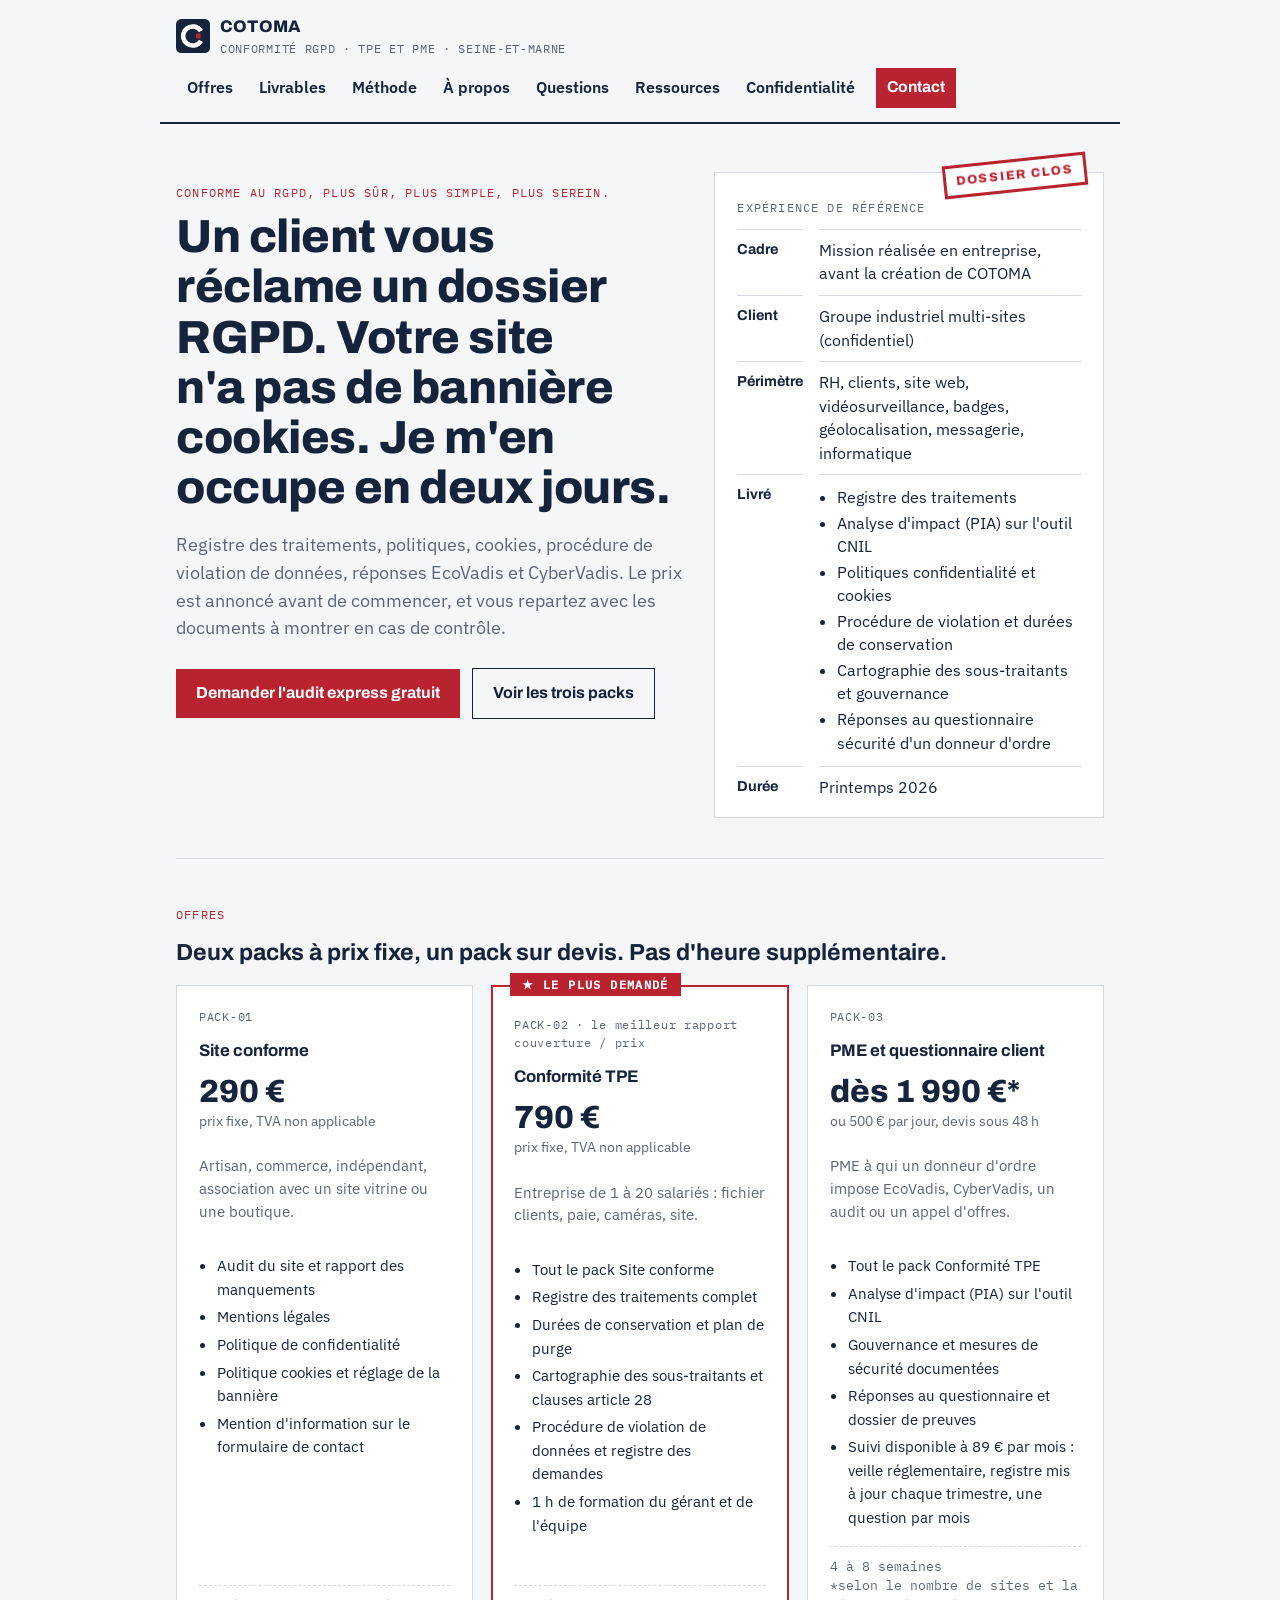
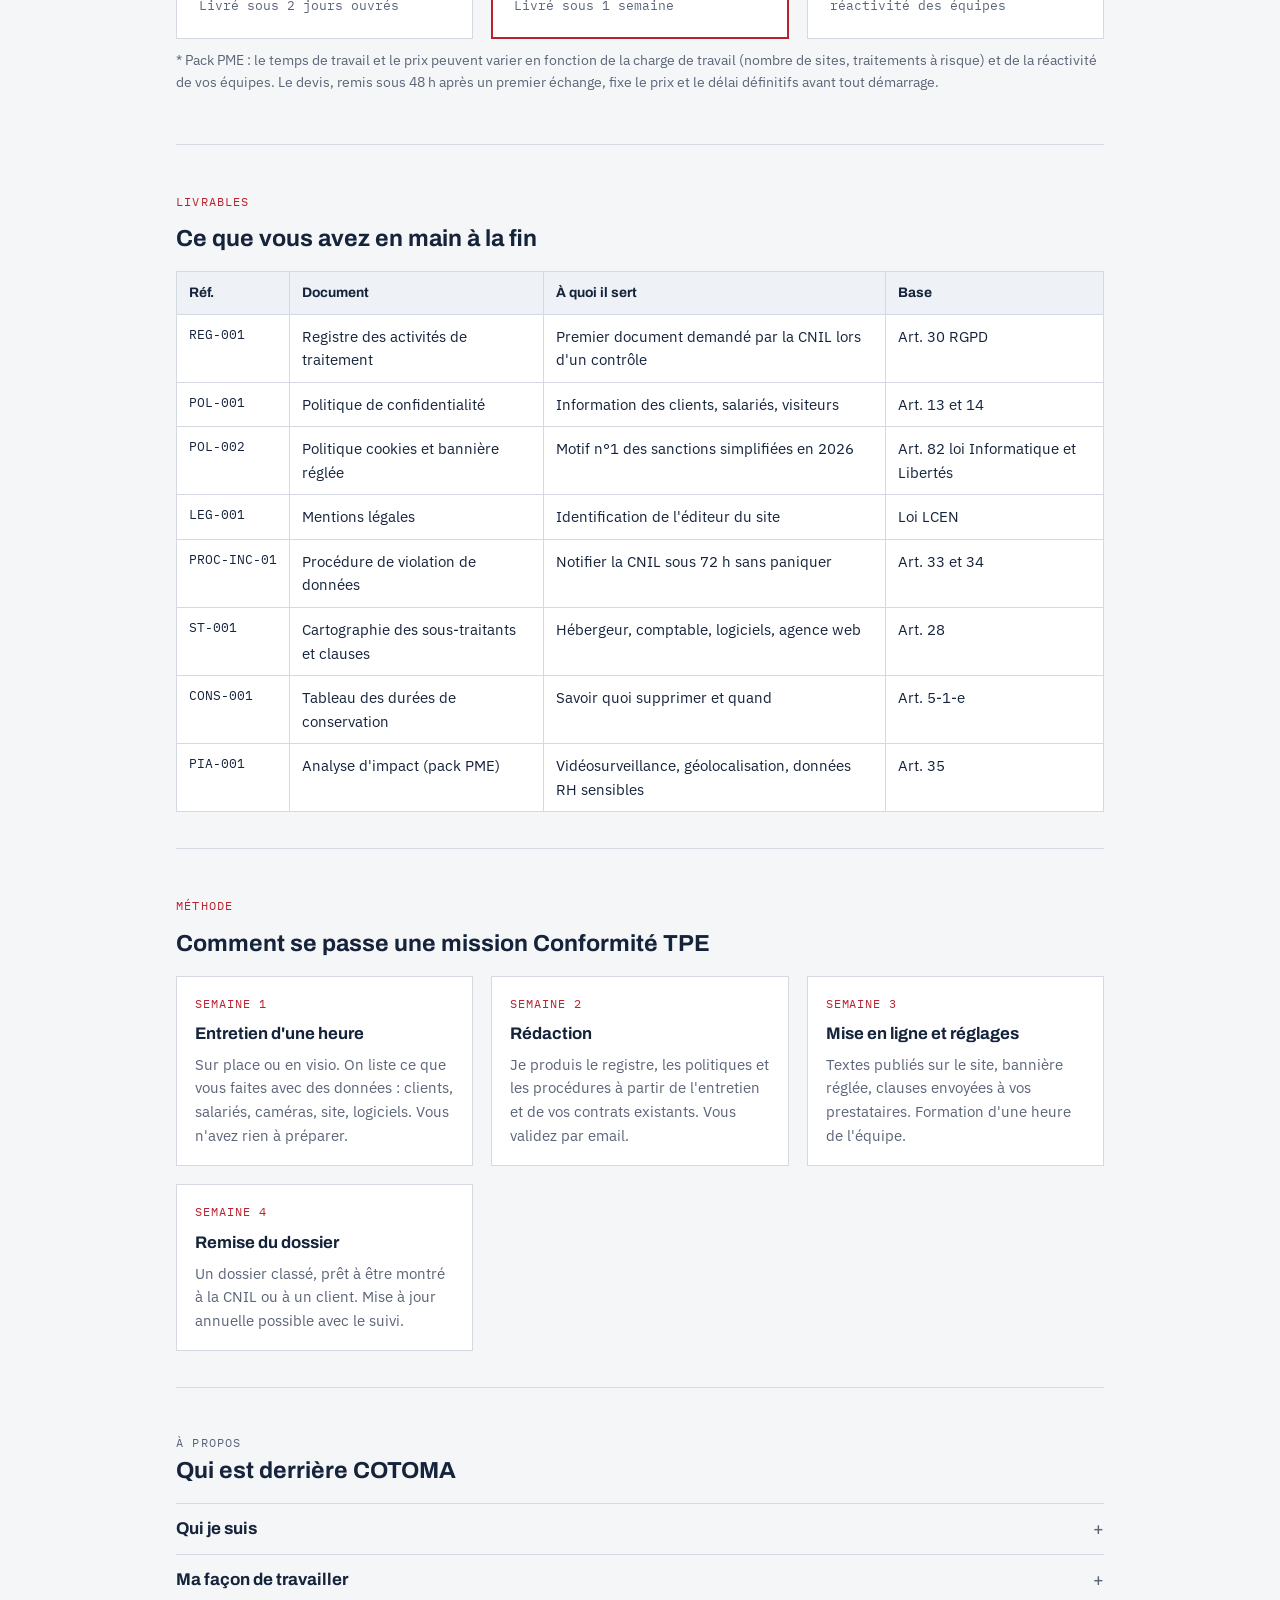
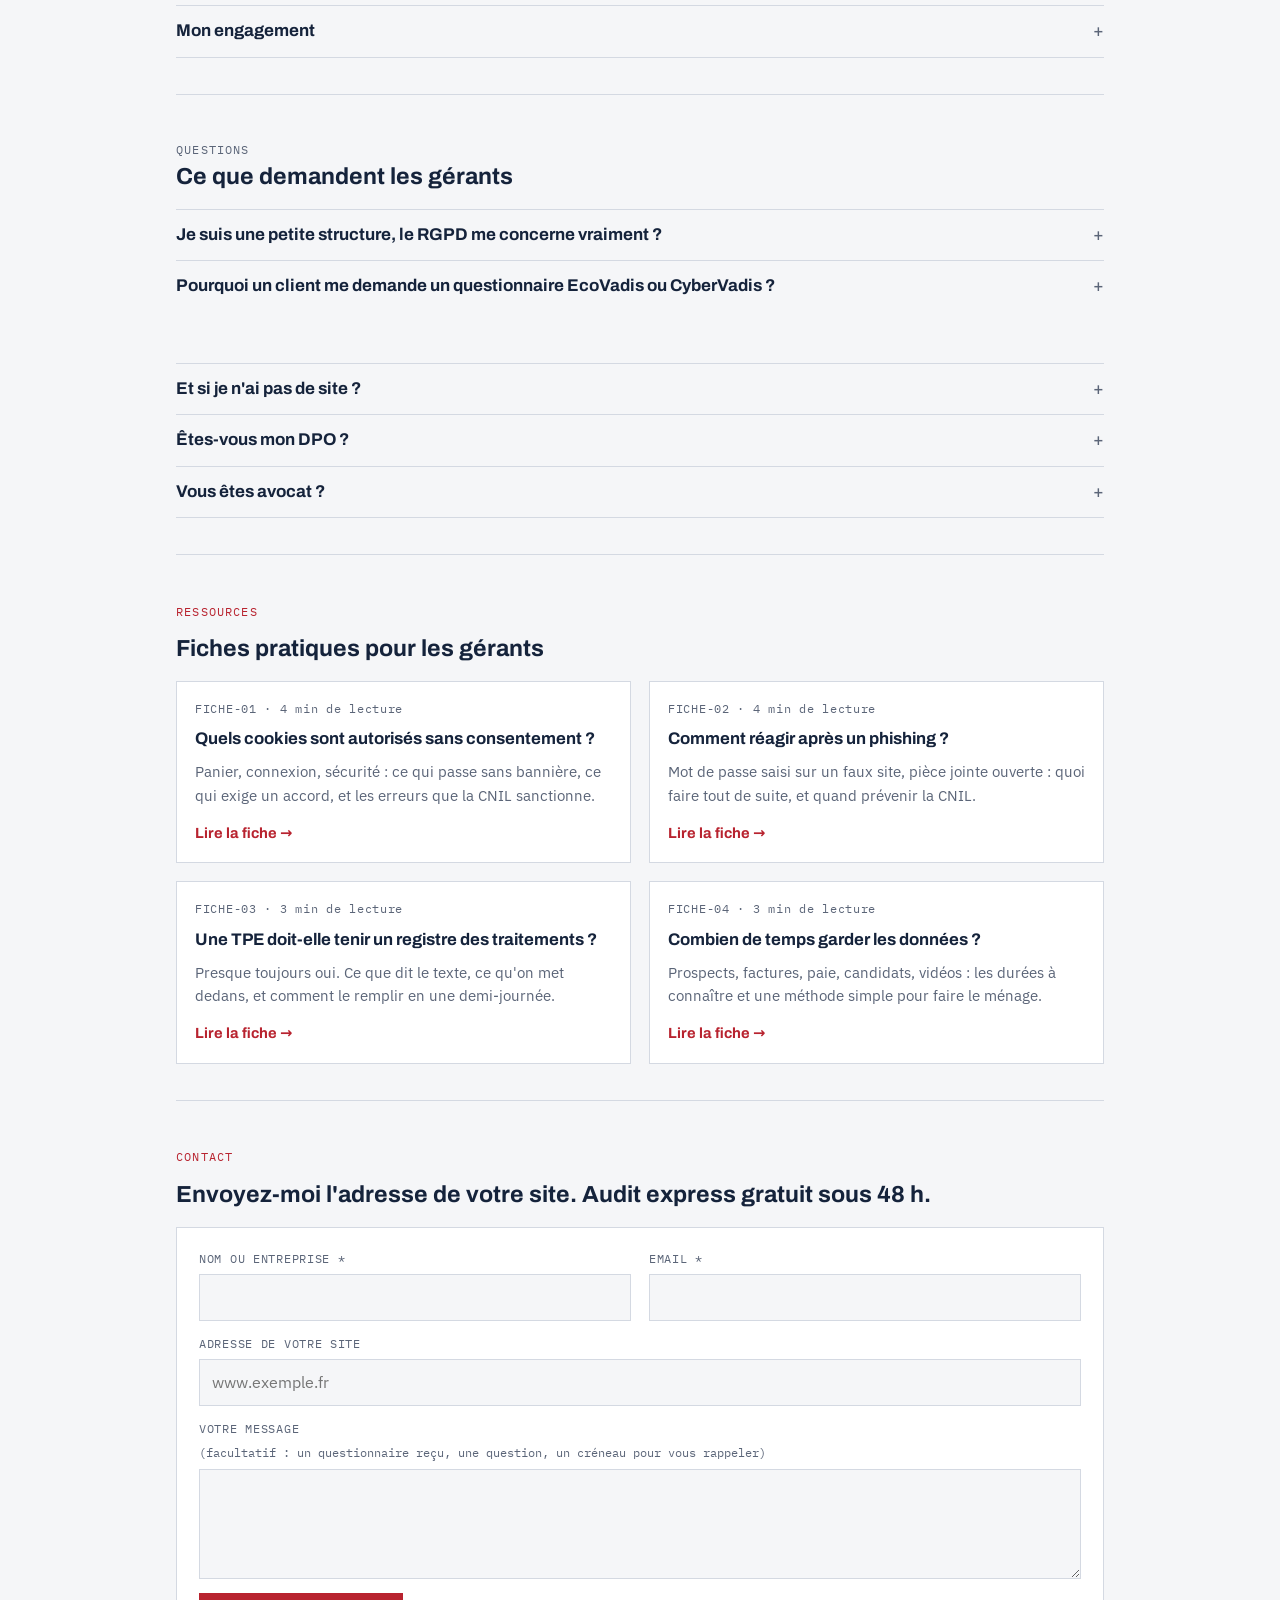
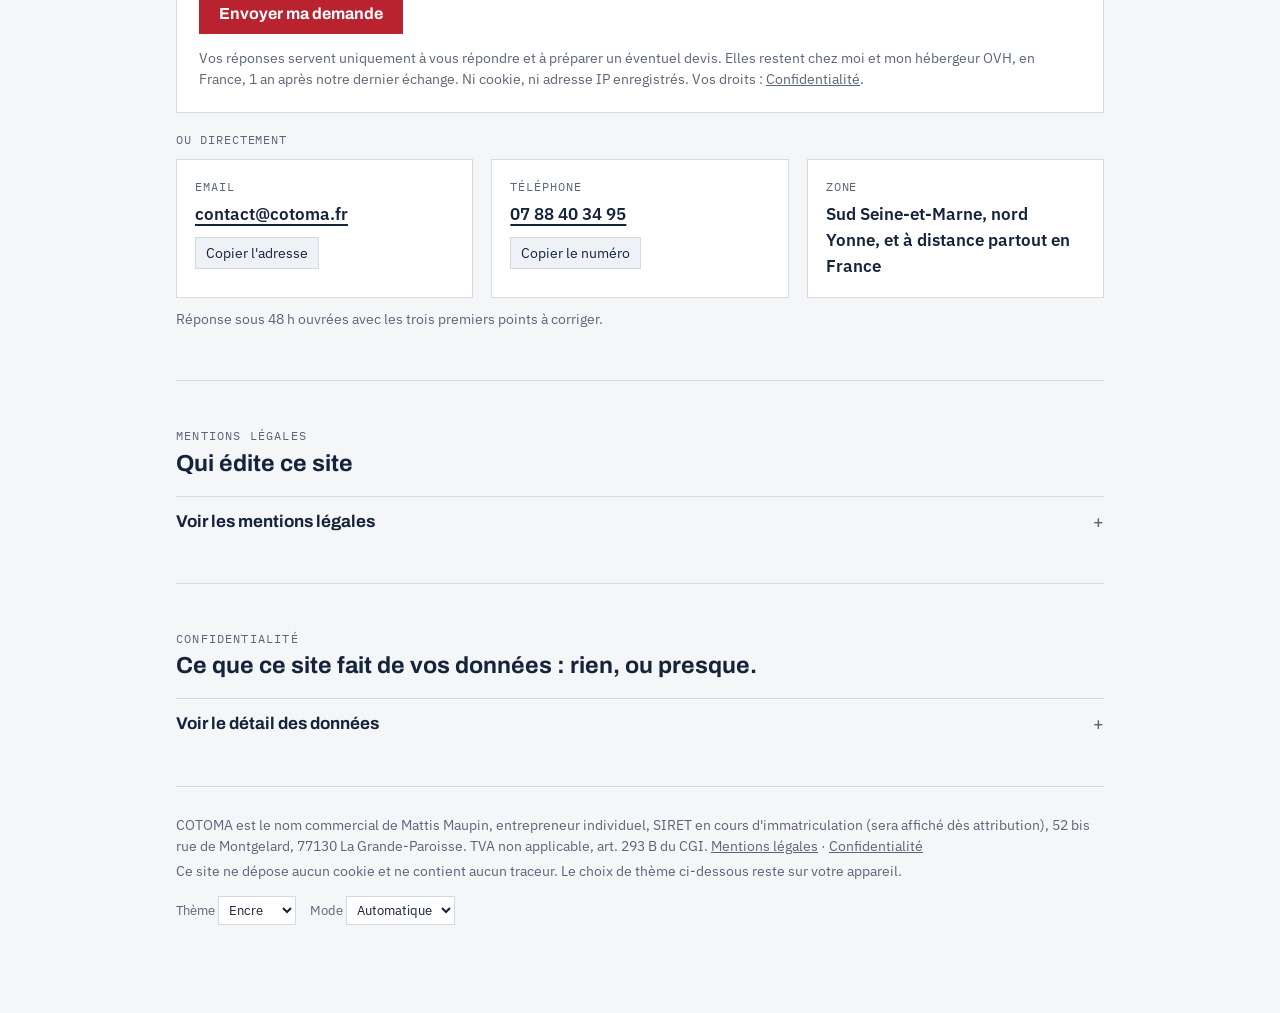
<file: rgpd/site/index.html>
<!doctype html>
<html lang="fr">
<head>
<meta charset="utf-8">
<meta name="viewport" content="width=device-width, initial-scale=1, viewport-fit=cover">
<meta name="description" content="COTOMA : mise en conformité RGPD à prix fixe pour TPE et PME en Seine-et-Marne. Registre, politiques, cookies, réponses EcoVadis et CyberVadis.">
<meta name="robots" content="index,follow">
<meta name="referrer" content="no-referrer">
<link rel="canonical" href="https://cotoma.fr/">
<script type="application/ld+json">{"@context":"https://schema.org","@type":"ProfessionalService","name":"COTOMA","slogan":"Conforme au RGPD, plus sûr, plus simple, plus serein.","description":"Mise en conformité RGPD à prix fixe pour TPE et PME : audit, registre des traitements, politiques, cookies, réponses EcoVadis et CyberVadis.","url":"https://cotoma.fr/","email":"contact@cotoma.fr","telephone":"+33788403495","founder":{"@type":"Person","name":"Mattis Maupin"},"address":{"@type":"PostalAddress","streetAddress":"52 bis rue de Montgelard","postalCode":"77130","addressLocality":"La Grande-Paroisse","addressCountry":"FR"},"areaServed":["Seine-et-Marne","Yonne","France"],"priceRange":"290 € - 1990 €","knowsAbout":["RGPD","protection des données personnelles","registre des traitements","EcoVadis","CyberVadis"]}</script>
<link rel="icon" href="data:image/svg+xml,%3Csvg xmlns='http://www.w3.org/2000/svg' viewBox='0 0 256 256'%3E%3Crect width='256' height='256' rx='40' fill='%2315233b'/%3E%3Cpath d='M188 92 A72 72 0 1 0 188 164' fill='none' stroke='%23fff' stroke-width='34'/%3E%3Crect x='150' y='110' width='36' height='36' rx='6' fill='%23b8232f'/%3E%3C/svg%3E">
<style>:root{color-scheme:light}body{margin:0;font-family:system-ui,sans-serif}img{max-width:100%}[hidden]{display:none!important}</style>
<title>COTOMA · Conformité RGPD pour TPE et PME en Seine-et-Marne</title>
<style>@font-face{font-family:'Archivo';font-style:normal;font-weight:500;font-display:swap;src:url(fonts/Archivo-500.woff2) format('woff2');unicode-range:U+0000-00FF,U+0131,U+0152-0153,U+02BB-02BC,U+02C6,U+02DA,U+02DC,U+0304,U+0308,U+0329,U+2000-206F,U+20AC,U+2122,U+2191,U+2193,U+2212,U+2215,U+FEFF,U+FFFD}
@font-face{font-family:'Archivo';font-style:normal;font-weight:700;font-display:swap;src:url(fonts/Archivo-700.woff2) format('woff2');unicode-range:U+0000-00FF,U+0131,U+0152-0153,U+02BB-02BC,U+02C6,U+02DA,U+02DC,U+0304,U+0308,U+0329,U+2000-206F,U+20AC,U+2122,U+2191,U+2193,U+2212,U+2215,U+FEFF,U+FFFD}
@font-face{font-family:'Archivo';font-style:normal;font-weight:800;font-display:swap;src:url(fonts/Archivo-800.woff2) format('woff2');unicode-range:U+0000-00FF,U+0131,U+0152-0153,U+02BB-02BC,U+02C6,U+02DA,U+02DC,U+0304,U+0308,U+0329,U+2000-206F,U+20AC,U+2122,U+2191,U+2193,U+2212,U+2215,U+FEFF,U+FFFD}
@font-face{font-family:'IBM Plex Mono';font-style:normal;font-weight:400;font-display:swap;src:url(fonts/IBMPlexMono-400.woff2) format('woff2');unicode-range:U+0000-00FF,U+0131,U+0152-0153,U+02BB-02BC,U+02C6,U+02DA,U+02DC,U+0304,U+0308,U+0329,U+2000-206F,U+20AC,U+2122,U+2191,U+2193,U+2212,U+2215,U+FEFF,U+FFFD}
@font-face{font-family:'IBM Plex Mono';font-style:normal;font-weight:500;font-display:swap;src:url(fonts/IBMPlexMono-500.woff2) format('woff2');unicode-range:U+0000-00FF,U+0131,U+0152-0153,U+02BB-02BC,U+02C6,U+02DA,U+02DC,U+0304,U+0308,U+0329,U+2000-206F,U+20AC,U+2122,U+2191,U+2193,U+2212,U+2215,U+FEFF,U+FFFD}
@font-face{font-family:'IBM Plex Sans';font-style:italic;font-weight:400;font-display:swap;src:url(fonts/IBMPlexSans-400i.woff2) format('woff2');unicode-range:U+0000-00FF,U+0131,U+0152-0153,U+02BB-02BC,U+02C6,U+02DA,U+02DC,U+0304,U+0308,U+0329,U+2000-206F,U+20AC,U+2122,U+2191,U+2193,U+2212,U+2215,U+FEFF,U+FFFD}
@font-face{font-family:'IBM Plex Sans';font-style:normal;font-weight:400;font-display:swap;src:url(fonts/IBMPlexSans-400.woff2) format('woff2');unicode-range:U+0000-00FF,U+0131,U+0152-0153,U+02BB-02BC,U+02C6,U+02DA,U+02DC,U+0304,U+0308,U+0329,U+2000-206F,U+20AC,U+2122,U+2191,U+2193,U+2212,U+2215,U+FEFF,U+FFFD}
@font-face{font-family:'IBM Plex Sans';font-style:normal;font-weight:500;font-display:swap;src:url(fonts/IBMPlexSans-500.woff2) format('woff2');unicode-range:U+0000-00FF,U+0131,U+0152-0153,U+02BB-02BC,U+02C6,U+02DA,U+02DC,U+0304,U+0308,U+0329,U+2000-206F,U+20AC,U+2122,U+2191,U+2193,U+2212,U+2215,U+FEFF,U+FFFD}
@font-face{font-family:'IBM Plex Sans';font-style:normal;font-weight:600;font-display:swap;src:url(fonts/IBMPlexSans-600.woff2) format('woff2');unicode-range:U+0000-00FF,U+0131,U+0152-0153,U+02BB-02BC,U+02C6,U+02DA,U+02DC,U+0304,U+0308,U+0329,U+2000-206F,U+20AC,U+2122,U+2191,U+2193,U+2212,U+2215,U+FEFF,U+FFFD}
</style>
<style>
/* Layout : un dossier administratif. Colonne de texte étroite, tableaux à bords fins, références de type REG-001, un seul tampon rouge. */
:root{
  --bg:#f5f6f8; --paper:#ffffff; --fg:#15233b; --muted:#5b6578; --line:#d4d9e2;
  --accent:#b8232f; --accent-ink:#ffffff; --ok:#1f7a4d; --tint:#eef1f6;
  --display:"Archivo",system-ui,sans-serif; --body:"IBM Plex Sans",system-ui,sans-serif; --mono:"IBM Plex Mono",ui-monospace,monospace;
}
@media (prefers-color-scheme: dark){ :root:not([data-theme="light"]){ --bg:#0f1520; --paper:#161e2b; --fg:#e8ecf3; --muted:#9aa6ba; --line:#2a3546; --accent:#e4505c; --accent-ink:#ffffff; --ok:#5fc48f; --tint:#1c2634; color-scheme:dark } }
:root[data-theme="dark"]{ --bg:#0f1520; --paper:#161e2b; --fg:#e8ecf3; --muted:#9aa6ba; --line:#2a3546; --accent:#e4505c; --accent-ink:#ffffff; --ok:#5fc48f; --tint:#1c2634; color-scheme:dark }
*{box-sizing:border-box}
body{background:var(--bg);color:var(--fg);font-family:var(--body);font-size:17px;line-height:1.55;margin:0}
.wrap{max-width:960px;margin:0 auto;padding-block:0 64px;padding-inline:16px}
/* Bandeau de navigation : reste en haut de l'écran pendant le défilement, liens lisibles, section en cours soulignée, Contact en bouton. */
header.top{display:flex;flex-wrap:wrap;gap:10px 24px;align-items:center;justify-content:space-between;padding-block:14px;border-bottom:2px solid var(--fg);position:sticky;top:0;z-index:20;background:var(--bg);margin-inline:-16px;padding-inline:16px}
html{scroll-padding-top:84px}
.brand{font-family:var(--display);font-weight:800;font-size:1.05rem;letter-spacing:.01em;display:flex;align-items:center;gap:10px;color:inherit;text-decoration:none}
.brand .mark{flex:none;display:block}
.brand small{display:block;font-family:var(--mono);font-weight:400;font-size:.72rem;color:var(--muted);letter-spacing:.06em;text-transform:uppercase}
.top nav{display:flex;flex-wrap:wrap;gap:4px;font-size:.98rem;align-items:center}
.top nav a{color:var(--fg);font-weight:600;text-decoration:none;padding:7px 11px;border-bottom:2px solid transparent}
.top nav a:hover,.top nav a:focus-visible{background:var(--tint);border-bottom-color:var(--accent)}
.top nav a:focus-visible{outline:2px solid var(--accent);outline-offset:1px}
.top nav a[aria-current="true"]{border-bottom-color:var(--accent);color:var(--accent)}
.top nav a.nav-cta{background:var(--accent);color:var(--accent-ink);border-bottom-color:transparent;font-family:var(--display);font-weight:700;margin-left:6px}
.top nav a.nav-cta:hover,.top nav a.nav-cta:focus-visible{background:var(--fg);color:var(--bg)}
@media (max-width:720px){
  header.top{padding-block:10px;gap:6px}
  .top nav{flex-wrap:nowrap;overflow-x:auto;width:calc(100% + 16px);margin-right:-16px;padding-bottom:2px;scrollbar-width:none}
  .top nav::-webkit-scrollbar{display:none}
  .top nav a{white-space:nowrap;padding:6px 9px;font-size:.92rem}
  html{scroll-padding-top:110px}
}
h1,h2,h3{font-family:var(--display);text-wrap:balance;margin:0}
h1{font-size:clamp(1.9rem,4.5vw,2.9rem);line-height:1.08;font-weight:800;letter-spacing:-.01em}
h2{font-size:1.45rem;font-weight:700;margin-bottom:14px}
h3{font-size:1.05rem;font-weight:700}
.eyebrow{font-family:var(--mono);font-size:.74rem;letter-spacing:.1em;text-transform:uppercase;color:var(--accent);margin-bottom:10px}
.hero{display:grid;grid-template-columns:minmax(0,1.3fr) minmax(0,1fr);gap:32px;padding-block:48px 40px;align-items:start}
.hero p.lede{font-size:1.12rem;max-width:34em;margin:18px 0 0;color:var(--muted)}
.cta{display:flex;flex-wrap:wrap;gap:12px;margin-top:26px;align-items:center}
.btn{display:inline-block;background:var(--accent);color:var(--accent-ink);font-family:var(--display);font-weight:700;padding:12px 20px;text-decoration:none;border:0;cursor:pointer;font-size:1rem}
.btn:focus-visible{outline:3px solid var(--fg);outline-offset:2px}
.btn.ghost{background:transparent;color:var(--fg);border:1.5px solid var(--fg)}
.stamp{position:relative;background:var(--paper);border:1px solid var(--line);padding:26px 22px 8px;font-size:.98rem;line-height:1.5}
.stamp .stamp-title{font-family:var(--mono);font-size:.74rem;letter-spacing:.1em;text-transform:uppercase;color:var(--muted);margin:0 0 12px}
.stamp dl{display:grid;grid-template-columns:auto 1fr;column-gap:16px;margin:0}
.stamp dt,.stamp dd{padding:9px 0;border-top:1px solid var(--line)}
.stamp dt{font-family:var(--display);font-weight:700;font-size:.9rem;color:var(--fg);white-space:nowrap}
.stamp dd{margin:0;color:var(--fg)}
.stamp dd .ref{font-family:var(--mono);font-size:.88rem}
.stamp ul{margin:0;padding-left:18px}
.stamp li{margin:2px 0}
.seal{position:absolute;right:16px;top:-14px;transform:rotate(-6deg);border:3px solid var(--accent);color:var(--accent);font-family:var(--display);font-weight:800;letter-spacing:.14em;text-transform:uppercase;padding:4px 10px;font-size:.78rem;background:var(--paper)}
section{padding-block:36px;border-top:1px solid var(--line)}
.apropos{max-width:46em}.apropos p{margin:0 0 14px;font-size:1.02rem}
.packs{display:grid;grid-template-columns:repeat(auto-fit,minmax(260px,1fr));gap:18px}
.pack{position:relative;background:var(--paper);border:1px solid var(--line);padding:22px;display:flex;flex-direction:column;gap:12px;min-width:0}
.pack .badge{position:absolute;top:-13px;left:18px;background:var(--accent);color:var(--accent-ink);font-family:var(--mono);font-size:.72rem;font-weight:700;letter-spacing:.12em;text-transform:uppercase;padding:6px 12px;line-height:1;white-space:nowrap}
.pack.hl{padding-top:30px}
.pack.hl{border-color:var(--accent);box-shadow:0 0 0 1px var(--accent) inset}
.pack .ref{font-family:var(--mono);font-size:.74rem;color:var(--muted);letter-spacing:.06em}
.price{font-family:var(--display);font-size:2rem;font-weight:800;line-height:1;font-variant-numeric:tabular-nums}
.price small{font-family:var(--body);font-size:.9rem;font-weight:400;color:var(--muted);display:block;margin-top:6px}
.pack ul{margin:0;padding-left:18px;font-size:.95rem}
.pack li{margin:4px 0}
.pack .for{font-size:.92rem;color:var(--muted)}
.pack .time{margin-top:auto;font-family:var(--mono);font-size:.8rem;color:var(--muted);padding-top:10px;border-top:1px dashed var(--line)}
table{width:100%;border-collapse:collapse;font-size:.95rem;background:var(--paper)}
th,td{text-align:left;padding:10px 12px;border:1px solid var(--line);vertical-align:top}
th{background:var(--tint);font-family:var(--display);font-weight:700;font-size:.86rem}
td.ref{font-family:var(--mono);font-size:.82rem;white-space:nowrap}
.tablewrap{overflow-x:auto}
ol.steps{counter-reset:s;list-style:none;padding:0;margin:0;display:grid;grid-template-columns:repeat(auto-fit,minmax(220px,1fr));gap:18px}
ol.steps li{counter-increment:s;background:var(--paper);border:1px solid var(--line);padding:18px}
ol.steps li::before{content:"Semaine " counter(s);display:block;font-family:var(--mono);font-size:.74rem;color:var(--accent);letter-spacing:.08em;text-transform:uppercase;margin-bottom:8px}
ol.steps p{margin:6px 0 0;font-size:.95rem;color:var(--muted)}
.faq details{border-top:1px solid var(--line);padding:12px 0}
.faq details:last-child{border-bottom:1px solid var(--line)}
#mentions details,#confidentialite details{border-bottom:0}
.faq summary{cursor:pointer;font-family:var(--display);font-weight:700;list-style:none;display:flex;justify-content:space-between;gap:12px}
.faq summary::after{content:"+";font-weight:500;color:var(--muted)}
.faq details[open] summary::after{content:"–"}
.faq p{margin:10px 0 0;color:var(--muted);max-width:60em}
/* Ressources : une carte cliquable par fiche pratique, chaque fiche a sa propre page (ressources/<nom>/). */
.fiches{display:grid;grid-template-columns:repeat(auto-fit,minmax(min(100%,380px),1fr));gap:18px}
.fiche{display:flex;flex-direction:column;gap:8px;background:var(--paper);border:1px solid var(--line);padding:18px;color:var(--fg);text-decoration:none;min-width:0}
.fiche .ref{font-family:var(--mono);font-size:.74rem;color:var(--muted);letter-spacing:.06em}
.fiche p{margin:0;font-size:.95rem;color:var(--muted)}
.fiche .lire{margin-top:auto;padding-top:6px;font-family:var(--display);font-weight:700;font-size:.92rem;color:var(--accent)}
.fiche:hover h3,.fiche:focus-visible h3{text-decoration:underline;text-underline-offset:3px}
.fiche:focus-visible{outline:2px solid var(--accent);outline-offset:2px}
.contact{display:grid;grid-template-columns:repeat(auto-fit,minmax(240px,1fr));gap:18px}
.card{background:var(--paper);border:1px solid var(--line);padding:18px;min-width:0}
.card .k{font-family:var(--mono);font-size:.74rem;color:var(--muted);letter-spacing:.08em;text-transform:uppercase}
.card .v{font-size:1.05rem;font-weight:600;margin-top:4px;word-break:break-word;user-select:all}
.card .v a{color:inherit;text-decoration:underline;text-underline-offset:4px;text-decoration-thickness:1.5px}
.copy{margin-top:10px;font-size:.85rem;background:var(--tint);border:1px solid var(--line);color:var(--fg);padding:6px 10px;cursor:pointer;font-family:var(--body)}
.copy:focus-visible{outline:2px solid var(--accent)}
.note{font-size:.9rem;color:var(--muted);margin-top:10px}
.cform{background:var(--paper);border:1px solid var(--line);padding:22px;margin-bottom:18px;display:grid;grid-template-columns:1fr 1fr;gap:14px 18px}
.cform label{display:flex;flex-direction:column;gap:6px;font-family:var(--mono);font-size:.74rem;color:var(--muted);letter-spacing:.06em;text-transform:uppercase;min-width:0}
.cform label.wide{grid-column:1/-1}
.cform label span{text-transform:none;letter-spacing:0}
.cform input,.cform textarea{font:inherit;font-family:var(--body);font-size:1rem;color:var(--fg);background:var(--bg);border:1px solid var(--line);padding:10px 12px;width:100%;box-sizing:border-box;text-transform:none;letter-spacing:0}
.cform textarea{min-height:110px;resize:vertical}
.cform input:focus-visible,.cform textarea:focus-visible{outline:2px solid var(--accent);outline-offset:0;border-color:var(--accent)}
.cform .send{grid-column:1/-1;display:flex;flex-wrap:wrap;align-items:center;gap:10px 16px}
.cform .send button{border:0;cursor:pointer;font-size:1rem}
.cform .send button[disabled]{opacity:.6;cursor:wait}
.cform .msg{font-size:.95rem;font-weight:600}
.cform .msg.ko{color:var(--accent)}
.cform .info{grid-column:1/-1;margin:0;font-size:.85rem}
.cform .hp{position:absolute;left:-9999px;width:1px;height:1px;overflow:hidden}
.cform.done>*:not(.send){display:none}
.or{font-family:var(--mono);font-size:.74rem;color:var(--muted);letter-spacing:.08em;text-transform:uppercase;margin:0 0 10px}
@media (max-width:720px){.cform{grid-template-columns:1fr;padding:16px}}
footer{padding-block:24px;font-size:.85rem;color:var(--muted);border-top:1px solid var(--line)}
footer p{margin:4px 0}
/* Thèmes au choix : encre (défaut), ardoise, nuit, sable. Le visiteur choisit en pied de page ; le choix reste sur son appareil. */
:root[data-palette="ardoise"]{--bg:#f4f6f4;--paper:#ffffff;--fg:#1d2b24;--muted:#5f6f66;--line:#cfd9d2;--accent:#1f7a4d;--accent-ink:#ffffff;--tint:#e8efea}
:root[data-palette="nuit"]{--bg:#f6f4ef;--paper:#ffffff;--fg:#1b1f2a;--muted:#5d6273;--line:#d8d4ca;--accent:#9a6a15;--accent-ink:#ffffff;--tint:#efebe2}
:root[data-palette="sable"]{--bg:#faf7f2;--paper:#ffffff;--fg:#2b2622;--muted:#6b625a;--line:#e0d8cc;--accent:#1f5fa8;--accent-ink:#ffffff;--tint:#f1ebe1}
@media (prefers-color-scheme: dark){
  :root[data-palette="ardoise"]:not([data-theme="light"]){--bg:#0f1714;--paper:#162019;--fg:#e6efe9;--muted:#98aa9f;--line:#26362d;--accent:#5fc48f;--accent-ink:#0f1714;--tint:#1c2922}
  :root[data-palette="nuit"]:not([data-theme="light"]){--bg:#0d111a;--paper:#141927;--fg:#ece7dc;--muted:#9aa0b4;--line:#283049;--accent:#d9a441;--accent-ink:#0d111a;--tint:#1a2033}
  :root[data-palette="sable"]:not([data-theme="light"]){--bg:#171310;--paper:#1f1a16;--fg:#efe8df;--muted:#a89d92;--line:#3a322b;--accent:#6fa8ea;--accent-ink:#171310;--tint:#282119}
}
:root[data-palette="ardoise"][data-theme="dark"]{--bg:#0f1714;--paper:#162019;--fg:#e6efe9;--muted:#98aa9f;--line:#26362d;--accent:#5fc48f;--accent-ink:#0f1714;--tint:#1c2922}
:root[data-palette="nuit"][data-theme="dark"]{--bg:#0d111a;--paper:#141927;--fg:#ece7dc;--muted:#9aa0b4;--line:#283049;--accent:#d9a441;--accent-ink:#0d111a;--tint:#1a2033}
:root[data-palette="sable"][data-theme="dark"]{--bg:#171310;--paper:#1f1a16;--fg:#efe8df;--muted:#a89d92;--line:#3a322b;--accent:#6fa8ea;--accent-ink:#171310;--tint:#282119}
.themebar{display:flex;flex-wrap:wrap;gap:8px 14px;align-items:center;margin-top:14px;font-size:.82rem;color:var(--muted)}
.themebar select{font:inherit;color:var(--fg);background:var(--paper);border:1px solid var(--line);padding:4px 6px}
@media (max-width:720px){.hero{grid-template-columns:1fr}.seal{right:10px}}
@media (prefers-reduced-motion:no-preference){
html{scroll-behavior:smooth}
.pack,.steps li,.card,.fiche{transition:transform .25s ease,border-color .25s ease,box-shadow .25s ease}
.pack:hover,.steps li:hover,.card:hover,.fiche:hover{transform:translateY(-3px);border-color:var(--muted);box-shadow:0 10px 24px -18px rgba(0,0,0,.45)}
.pack.hl:hover{border-color:var(--accent)}
.btn,.copy{transition:transform .15s ease,background-color .2s ease,color .2s ease,border-color .2s ease,box-shadow .2s ease}
.btn:hover{transform:translateY(-1px);box-shadow:0 8px 18px -12px rgba(0,0,0,.5)}
.btn:active{transform:translateY(0);box-shadow:none}
.copy:hover{background:var(--line)}
.top nav a{transition:background-color .2s ease,color .2s ease,border-color .2s ease}
summary::after{display:inline-block;transition:transform .25s ease}
details[open] summary::after{transform:rotate(180deg)}
details[open]>p,details[open]>.tablewrap,details[open]>.faq-body{animation:faq-in .35s ease both}
.faq details>.tablewrap,.faq-body{margin-top:10px}
@keyframes faq-in{from{opacity:0;transform:translateY(-4px)}to{opacity:1;transform:none}}
.reveal{opacity:0;transform:translateY(16px);transition:opacity .6s ease,transform .6s cubic-bezier(.2,.7,.2,1);transition-delay:var(--d,0s)}
.reveal.in{opacity:1;transform:none}
.hero>div>*{animation:rise .7s cubic-bezier(.2,.7,.2,1) both}
.hero>div>.eyebrow{animation-delay:.05s}.hero>div>h1{animation-delay:.15s}.hero>div>.lede{animation-delay:.3s}.hero>div>.cta{animation-delay:.45s}
.stamp{animation:rise .7s cubic-bezier(.2,.7,.2,1) .35s both}
.seal{animation:stamp .5s cubic-bezier(.2,.9,.3,1.3) .95s both}
@keyframes rise{from{opacity:0;transform:translateY(18px)}to{opacity:1;transform:none}}
@keyframes stamp{from{opacity:0;transform:rotate(-6deg) scale(1.6)}to{opacity:1;transform:rotate(-6deg) scale(1)}}
}
</style>

</head>
<body>
<div class="wrap">
<header class="top">
  <a class="brand" href="#" aria-label="Haut de page"><svg class="mark" viewBox="0 0 256 256" width="34" height="34" aria-hidden="true"><rect width="256" height="256" rx="40" fill="#15233b"/><path d="M188 92 A72 72 0 1 0 188 164" fill="none" stroke="#fff" stroke-width="34"/><rect x="150" y="110" width="36" height="36" rx="6" fill="#b8232f"/></svg><span>COTOMA<small>Conformité RGPD · TPE et PME · Seine-et-Marne</small></span></a>
  <nav aria-label="Sections"><a href="#offres">Offres</a><a href="#livrables">Livrables</a><a href="#methode">Méthode</a><a href="#apropos">À propos</a><a href="#questions">Questions</a><a href="#ressources">Ressources</a><a href="#confidentialite">Confidentialité</a><a href="#contact" class="nav-cta">Contact</a></nav>
</header>

<div class="hero">
  <div>
    <p class="eyebrow">Conforme au RGPD, plus sûr, plus simple, plus serein.</p>
    <h1>Un client vous réclame un dossier RGPD. Votre site n'a pas de bannière cookies. Je m'en occupe en deux jours.</h1>
    <p class="lede">Registre des traitements, politiques, cookies, procédure de violation de données, réponses EcoVadis et CyberVadis. Le prix est annoncé avant de commencer, et vous repartez avec les documents à montrer en cas de contrôle.</p>
    <div class="cta">
      <a class="btn" href="#contact">Demander l'audit express gratuit</a>
      <a class="btn ghost" href="#offres">Voir les trois packs</a>
    </div>
  </div>
  <aside class="stamp" aria-label="Expérience de référence">
    <span class="seal">Dossier clos</span>
    <p class="stamp-title">Expérience de référence</p>
    <dl>
      <dt>Cadre</dt><dd>Mission réalisée en entreprise, avant la création de COTOMA</dd>
      <dt>Client</dt><dd>Groupe industriel multi-sites (confidentiel)</dd>
      <dt>Périmètre</dt><dd>RH, clients, site web, vidéosurveillance, badges, géolocalisation, messagerie, informatique</dd>
      <dt>Livré</dt><dd><ul><li>Registre des traitements</li><li>Analyse d'impact (PIA) sur l'outil CNIL</li><li>Politiques confidentialité et cookies</li><li>Procédure de violation et durées de conservation</li><li>Cartographie des sous-traitants et gouvernance</li><li>Réponses au questionnaire sécurité d'un donneur d'ordre</li></ul></dd>
      <dt>Durée</dt><dd>Printemps 2026</dd>
    </dl>
  </aside>
</div>

<section id="offres">
  <p class="eyebrow">Offres</p>
  <h2>Deux packs à prix fixe, un pack sur devis. Pas d'heure supplémentaire.</h2>
  <div class="packs">
    <article class="pack">
      <span class="ref">PACK-01</span>
      <h3>Site conforme</h3>
      <div class="price">290 €<small>prix fixe, TVA non applicable</small></div>
      <p class="for">Artisan, commerce, indépendant, association avec un site vitrine ou une boutique.</p>
      <ul>
        <li>Audit du site et rapport des manquements</li>
        <li>Mentions légales</li>
        <li>Politique de confidentialité</li>
        <li>Politique cookies et réglage de la bannière</li>
        <li>Mention d'information sur le formulaire de contact</li>
      </ul>
      <div class="time">Livré sous 2 jours ouvrés</div>
    </article>
    <article class="pack hl">
      <span class="badge">★ Le plus demandé</span>
      <span class="ref">PACK-02 · le meilleur rapport couverture / prix</span>
      <h3>Conformité TPE</h3>
      <div class="price">790 €<small>prix fixe, TVA non applicable</small></div>
      <p class="for">Entreprise de 1 à 20 salariés : fichier clients, paie, caméras, site.</p>
      <ul>
        <li>Tout le pack Site conforme</li>
        <li>Registre des traitements complet</li>
        <li>Durées de conservation et plan de purge</li>
        <li>Cartographie des sous-traitants et clauses article 28</li>
        <li>Procédure de violation de données et registre des demandes</li>
        <li>1 h de formation du gérant et de l'équipe</li>
      </ul>
      <div class="time">Livré sous 1 semaine</div>
    </article>
    <article class="pack">
      <span class="ref">PACK-03</span>
      <h3>PME et questionnaire client</h3>
      <div class="price">dès 1 990 €*<small>ou 500 € par jour, devis sous 48 h</small></div>
      <p class="for">PME à qui un donneur d'ordre impose EcoVadis, CyberVadis, un audit ou un appel d'offres.</p>
      <ul>
        <li>Tout le pack Conformité TPE</li>
        <li>Analyse d'impact (PIA) sur l'outil CNIL</li>
        <li>Gouvernance et mesures de sécurité documentées</li>
        <li>Réponses au questionnaire et dossier de preuves</li>
        <li>Suivi disponible à 89 € par mois : veille réglementaire, registre mis à jour chaque trimestre, une question par mois</li>
      </ul>
      <div class="time">4 à 8 semaines<br>*selon le nombre de sites et la réactivité des équipes</div>
    </article>
  </div>
  <p class="note">* Pack PME : le temps de travail et le prix peuvent varier en fonction de la charge de travail (nombre de sites, traitements à risque) et de la réactivité de vos équipes. Le devis, remis sous 48 h après un premier échange, fixe le prix et le délai définitifs avant tout démarrage.</p>
</section>

<section id="livrables">
  <p class="eyebrow">Livrables</p>
  <h2>Ce que vous avez en main à la fin</h2>
  <div class="tablewrap">
  <table>
    <thead><tr><th>Réf.</th><th>Document</th><th>À quoi il sert</th><th>Base</th></tr></thead>
    <tbody>
      <tr><td class="ref">REG-001</td><td>Registre des activités de traitement</td><td>Premier document demandé par la CNIL lors d'un contrôle</td><td>Art. 30 RGPD</td></tr>
      <tr><td class="ref">POL-001</td><td>Politique de confidentialité</td><td>Information des clients, salariés, visiteurs</td><td>Art. 13 et 14</td></tr>
      <tr><td class="ref">POL-002</td><td>Politique cookies et bannière réglée</td><td>Motif n°1 des sanctions simplifiées en 2026</td><td>Art. 82 loi Informatique et Libertés</td></tr>
      <tr><td class="ref">LEG-001</td><td>Mentions légales</td><td>Identification de l'éditeur du site</td><td>Loi LCEN</td></tr>
      <tr><td class="ref">PROC-INC-01</td><td>Procédure de violation de données</td><td>Notifier la CNIL sous 72 h sans paniquer</td><td>Art. 33 et 34</td></tr>
      <tr><td class="ref">ST-001</td><td>Cartographie des sous-traitants et clauses</td><td>Hébergeur, comptable, logiciels, agence web</td><td>Art. 28</td></tr>
      <tr><td class="ref">CONS-001</td><td>Tableau des durées de conservation</td><td>Savoir quoi supprimer et quand</td><td>Art. 5-1-e</td></tr>
      <tr><td class="ref">PIA-001</td><td>Analyse d'impact (pack PME)</td><td>Vidéosurveillance, géolocalisation, données RH sensibles</td><td>Art. 35</td></tr>
    </tbody>
  </table>
  </div>
</section>

<section id="methode">
  <p class="eyebrow">Méthode</p>
  <h2>Comment se passe une mission Conformité TPE</h2>
  <ol class="steps">
    <li><h3>Entretien d'une heure</h3><p>Sur place ou en visio. On liste ce que vous faites avec des données : clients, salariés, caméras, site, logiciels. Vous n'avez rien à préparer.</p></li>
    <li><h3>Rédaction</h3><p>Je produis le registre, les politiques et les procédures à partir de l'entretien et de vos contrats existants. Vous validez par email.</p></li>
    <li><h3>Mise en ligne et réglages</h3><p>Textes publiés sur le site, bannière réglée, clauses envoyées à vos prestataires. Formation d'une heure de l'équipe.</p></li>
    <li><h3>Remise du dossier</h3><p>Un dossier classé, prêt à être montré à la CNIL ou à un client. Mise à jour annuelle possible avec le suivi.</p></li>
  </ol>
</section>

<section id="apropos" class="faq">
  <p class="eyebrow">À propos</p>
  <h2>Qui est derrière COTOMA</h2>
  <details><summary>Qui je suis</summary><p>Je m'appelle Mattis Maupin, je suis basé à La Grande-Paroisse, en Seine-et-Marne. J'ai créé COTOMA après avoir mené en entreprise une mission de conformité complète, sur plusieurs sites, qui touchait à la fois aux ressources humaines, à l'informatique, à la vidéosurveillance et aux relations avec les sous-traitants. Ce travail m'a appris une chose : la conformité, c'est d'abord de l'organisation, de la rigueur et des documents clairs.</p></details>
  <details><summary>Ma façon de travailler</summary><p>Je suis polyvalent par nature. Je passe sans difficulté de l'administratif au technique, du réglage d'un site web à l'entretien avec un dirigeant, de la lecture d'un contrat à la formation d'une équipe. C'est ce qui me permet de prendre un dossier de bout en bout, sans vous renvoyer vers trois interlocuteurs différents.</p></details>
  <details><summary>Mon engagement</summary><p>Mon engagement est simple : un prix annoncé avant de commencer, des délais que je tiens, des documents que vous comprenez, et des réponses franches. Si une demande sort de mon périmètre, je vous le dis et je vous oriente vers la bonne personne.</p></details>
</section>

<section id="questions" class="faq">
  <p class="eyebrow">Questions</p>
  <h2>Ce que demandent les gérants</h2>
  <details><summary>Je suis une petite structure, le RGPD me concerne vraiment ?</summary><p>Oui, dès que vous avez un fichier clients, des salariés ou un site avec un formulaire. L'exemption de registre prévue pour les moins de 250 salariés ne s'applique que si le traitement est occasionnel, ce qui n'est jamais le cas d'un fichier clients ou de la paie. La CNIL sanctionne en procédure simplifiée, jusqu'à 20 000 €, et c'est précisément cette procédure qui vise les petites structures.</p></details>
  <details><summary>Pourquoi un client me demande un questionnaire EcoVadis ou CyberVadis ?</summary><p>Les grands groupes doivent évaluer leurs fournisseurs sur la sécurité et la protection des données. Sans réponse documentée, le fournisseur est noté bas et peut être déréférencé. Le pack PME produit les preuves attendues et rédige les réponses avec vous.</p></details>
  <details><summary>Combien de temps ça me prend, à moi ?</summary><p>Une heure d'entretien, une relecture par email, une heure de formation. Le reste est de mon côté.</p></details>
  <details><summary>Et si je n'ai pas de site ?</summary><p>Le pack Conformité TPE s'applique sans la partie site : même prix, le temps est reporté sur le registre et la formation.</p></details>
  <details><summary>Êtes-vous mon DPO ?</summary><p>Non, je n'exerce pas la fonction de délégué à la protection des données (DPO) pour mes clients. Si votre activité impose d'en désigner un, ou si vous le souhaitez, je vous aide à l'issue de l'audit à désigner un DPO au sein de votre entreprise, à définir son rôle et à le déclarer à la CNIL. Pour la plupart des TPE, la désignation n'est pas obligatoire : nous le vérifions ensemble pendant l'audit.</p></details>
  <details><summary>Vous êtes avocat ?</summary><p>Non. Je produis la documentation et les réglages techniques et organisationnels, comme un référent RGPD externe. Pour un contentieux ou un avis juridique engageant, je vous oriente vers un avocat.</p></details>
</section>

<section id="ressources">
  <p class="eyebrow">Ressources</p>
  <h2>Fiches pratiques pour les gérants</h2>
  <!-- ressources:debut (liste regénérée par rgpd/site/build.py à partir de page/ressources/) -->
  <div class="fiches">
    <a class="fiche" href="ressources/cookies-sans-consentement/"><span class="ref">FICHE-01 · 4 min de lecture</span><h3>Quels cookies sont autorisés sans consentement ?</h3><p>Panier, connexion, sécurité : ce qui passe sans bannière, ce qui exige un accord, et les erreurs que la CNIL sanctionne.</p><span class="lire">Lire la fiche →</span></a>
    <a class="fiche" href="ressources/reagir-apres-phishing/"><span class="ref">FICHE-02 · 4 min de lecture</span><h3>Comment réagir après un phishing ?</h3><p>Mot de passe saisi sur un faux site, pièce jointe ouverte : quoi faire tout de suite, et quand prévenir la CNIL.</p><span class="lire">Lire la fiche →</span></a>
    <a class="fiche" href="ressources/registre-traitements-tpe/"><span class="ref">FICHE-03 · 3 min de lecture</span><h3>Une TPE doit-elle tenir un registre des traitements ?</h3><p>Presque toujours oui. Ce que dit le texte, ce qu'on met dedans, et comment le remplir en une demi-journée.</p><span class="lire">Lire la fiche →</span></a>
    <a class="fiche" href="ressources/durees-de-conservation/"><span class="ref">FICHE-04 · 3 min de lecture</span><h3>Combien de temps garder les données ?</h3><p>Prospects, factures, paie, candidats, vidéos : les durées à connaître et une méthode simple pour faire le ménage.</p><span class="lire">Lire la fiche →</span></a>
  </div>
  <!-- ressources:fin -->
</section>

<section id="contact">
  <p class="eyebrow">Contact</p>
  <h2>Envoyez-moi l'adresse de votre site. Audit express gratuit sous 48 h.</h2>
  <form class="cform" id="cform" novalidate>
    <label>Nom ou entreprise *<input name="nom" autocomplete="organization" maxlength="120" required></label>
    <label>Email *<input name="email" type="email" autocomplete="email" maxlength="160" required></label>
    <label class="wide">Adresse de votre site<input name="site" type="text" inputmode="url" placeholder="www.exemple.fr" maxlength="200"></label>
    <label class="wide">Votre message <span>(facultatif : un questionnaire reçu, une question, un créneau pour vous rappeler)</span><textarea name="message" maxlength="3000"></textarea></label>
    <div class="hp" aria-hidden="true"><label>Ne pas remplir<input name="web" tabindex="-1" autocomplete="off"></label></div>
    <div class="send"><button class="btn" type="submit">Envoyer ma demande</button><span class="msg" id="cform-msg" role="status" aria-live="polite"></span></div>
    <p class="note info">Vos réponses servent uniquement à vous répondre et à préparer un éventuel devis. Elles restent chez moi et mon hébergeur OVH, en France, 1 an après notre dernier échange. Ni cookie, ni adresse IP enregistrés. Vos droits : <a href="#confidentialite" style="color:inherit">Confidentialité</a>.</p>
  </form>
  <p class="or">Ou directement</p>
  <div class="contact">
    <div class="card"><div class="k">Email</div><div class="v"><a id="mail" href="mailto:contact@cotoma.fr">contact@cotoma.fr</a></div><button class="copy" type="button" data-copy="mail">Copier l'adresse</button></div>
    <div class="card"><div class="k">Téléphone</div><div class="v"><a id="tel" href="tel:+33788403495">07 88 40 34 95</a></div><button class="copy" type="button" data-copy="tel">Copier le numéro</button></div>
    <div class="card"><div class="k">Zone</div><div class="v">Sud Seine-et-Marne, nord Yonne, et à distance partout en France</div></div>
  </div>
  <p class="note">Réponse sous 48 h ouvrées avec les trois premiers points à corriger.</p>
</section>

<section id="mentions" class="faq">
  <p class="eyebrow">Mentions légales</p>
  <h2>Qui édite ce site</h2>
  <details><summary>Voir les mentions légales</summary>
  <div class="faq-body">
    <div class="tablewrap">
    <table>
      <tbody>
        <tr><td class="ref">Éditeur</td><td>COTOMA, nom commercial de Mattis Maupin, entrepreneur individuel. Siège : 52 bis rue de Montgelard, 77130 La Grande-Paroisse. SIRET en cours d'immatriculation (sera affiché dès attribution). TVA non applicable, art. 293 B du CGI. Directeur de la publication : Mattis Maupin.</td></tr>
        <tr><td class="ref">Contact</td><td>contact@cotoma.fr · 07 88 40 34 95</td></tr>
        <tr><td class="ref">Hébergeur</td><td>OVH SAS, 2 rue Kellermann, 59100 Roubaix, France. Téléphone : 09 72 10 10 07. RCS Lille Métropole 424 761 419.</td></tr>
        <tr><td class="ref">Propriété</td><td>Les textes, la structure et le nom COTOMA sont protégés par le droit d'auteur et le droit des marques. Toute reproduction sans accord écrit est interdite. Les polices Archivo, IBM Plex Sans et IBM Plex Mono sont utilisées sous licence SIL Open Font License et hébergées sur ce site.</td></tr>
        <tr><td class="ref">Médiation</td><td>Les prestations COTOMA s'adressent exclusivement aux professionnels (entreprises, associations, professions libérales). La médiation de la consommation prévue aux articles L.612-1 et suivants du Code de la consommation ne s'applique donc pas. En cas de litige, les parties recherchent d'abord une solution amiable.</td></tr>
        <tr><td class="ref">Droit</td><td>Ce site est soumis au droit français. Dernière mise à jour : 13 octobre 2026.</td></tr>
      </tbody>
    </table>
    </div>
  </div>
  </details>
</section>

<section id="confidentialite" class="faq">
  <p class="eyebrow">Confidentialité</p>
  <h2>Ce que ce site fait de vos données : rien, ou presque.</h2>
  <details><summary>Voir le détail des données</summary>
  <div class="faq-body">
    <div class="tablewrap">
    <table>
      <thead><tr><th>Situation</th><th>Données</th><th>Pourquoi</th><th>Base légale</th><th>Durée</th></tr></thead>
      <tbody>
        <tr><td>Vous consultez le site</td><td>Un compteur de visites anonyme, hébergé sur ce site : il ajoute 1 au total du jour, classé par site d'origine (par exemple « Google » ou « LinkedIn », jamais l'adresse complète de la page) et par type d'appareil (mobile ou ordinateur). Ni cookie, ni adresse IP, ni identifiant : impossible de savoir qui a visité, ni de relier deux visites.</td><td>Savoir combien de personnes lisent le site et d'où elles viennent</td><td>Intérêt légitime ; aucune donnée personnelle conservée</td><td>Totaux journaliers gardés 25 mois</td></tr>
        <tr><td>Le serveur reçoit votre visite</td><td>L'hébergeur tient des journaux techniques (adresse IP, date, page consultée) pour la sécurité du serveur.</td><td>Sécurité</td><td>Intérêt légitime de l'hébergeur</td><td>1 an au plus, chez OVH</td></tr>
        <tr><td>Vous m'écrivez (formulaire ou email)</td><td>Votre nom ou celui de votre entreprise, votre adresse email, l'adresse de votre site si vous la donnez, et votre message. Le formulaire n'enregistre ni votre adresse IP, ni cookie, ni information sur votre appareil.</td><td>Vous répondre et préparer un devis</td><td>Mesures précontractuelles à votre demande</td><td>1 an après le dernier échange, 3 ans si une relation commerciale s'engage</td></tr>
        <tr><td>Vous choisissez un thème</td><td>Votre choix d'affichage, enregistré dans votre navigateur (stockage local), jamais transmis.</td><td>Mémoriser votre préférence</td><td>Exempté de consentement : préférence demandée par vous (art. 82 de la loi Informatique et Libertés)</td><td>Jusqu'à effacement des données du site dans votre navigateur</td></tr>
      </tbody>
    </table>
    </div>
    <p class="note" style="margin-top:12px"><strong>Cookies et traceurs :</strong> aucun. La mesure d'audience se limite au compteur anonyme décrit ci-dessus, sans cookie, et ne s'active pas si votre navigateur envoie le signal « Global Privacy Control » ou « Ne pas me pister ». Pas de bouton de partage, pas de vidéo intégrée, pas de police chargée depuis un serveur tiers. Aucune donnée ne quitte l'Union européenne.</p>
    <p class="note"><strong>Responsable du traitement :</strong> Mattis Maupin, COTOMA, 52 bis rue de Montgelard, 77130 La Grande-Paroisse, contact@cotoma.fr. <strong>Destinataires :</strong> moi seul, et mon hébergeur de messagerie OVH SAS (serveurs en France). Aucune vente ni cession.</p>
    <p class="note"><strong>Vos droits :</strong> accès, rectification, effacement, limitation, opposition, portabilité, directives post-mortem. Écrivez à contact@cotoma.fr ; réponse sous un mois. Si vous estimez que vos droits ne sont pas respectés, vous pouvez saisir la CNIL, 3 place de Fontenoy, TSA 80715, 75334 Paris Cedex 07, cnil.fr/fr/plaintes.</p>
  </div>
  </details>
</section>

<footer>
  <p>COTOMA est le nom commercial de Mattis Maupin, entrepreneur individuel, SIRET en cours d'immatriculation (sera affiché dès attribution), 52 bis rue de Montgelard, 77130 La Grande-Paroisse. TVA non applicable, art. 293 B du CGI. <a href="#mentions" style="color:inherit">Mentions légales</a> · <a href="#confidentialite" style="color:inherit">Confidentialité</a></p>
  <p>Ce site ne dépose aucun cookie et ne contient aucun traceur. Le choix de thème ci-dessous reste sur votre appareil.</p>
  <div class="themebar">
    <label>Thème <select id="th-pal" aria-label="Palette"><option value="encre">Encre</option><option value="ardoise">Ardoise</option><option value="nuit">Nuit</option><option value="sable">Sable</option></select></label>
    <label>Mode <select id="th-mode" aria-label="Clair ou sombre"><option value="auto">Automatique</option><option value="light">Clair</option><option value="dark">Sombre</option></select></label>
  </div>
</footer>
</div>

<script>
(function(){
  /* Thème par défaut du site : change cette valeur pour tous les visiteurs. Le visiteur peut ensuite choisir le sien. */
  var DEFAULT_PALETTE='encre';
  var root=document.documentElement;
  function apply(p,m){if(p&&p!=='encre')root.setAttribute('data-palette',p);else root.removeAttribute('data-palette');if(m==='light'||m==='dark')root.setAttribute('data-theme',m);else root.removeAttribute('data-theme');}
  var s=null;try{s=JSON.parse(localStorage.getItem('cotoma-theme')||'null');}catch(e){}
  var p=(s&&s.p)||DEFAULT_PALETTE,m=(s&&s.m)||'auto';apply(p,m);
  var sp=document.getElementById('th-pal'),sm=document.getElementById('th-mode');
  if(sp&&sm){sp.value=p;sm.value=m;function save(){apply(sp.value,sm.value);try{localStorage.setItem('cotoma-theme',JSON.stringify({p:sp.value,m:sm.value}));}catch(e){}}sp.addEventListener('change',save);sm.addEventListener('change',save);}
})();
/* Apparition en douceur au défilement, désactivée si l'utilisateur préfère réduire les animations. */
(function(){
  if(!window.matchMedia||!matchMedia('(prefers-reduced-motion:no-preference)').matches)return;
  var items=document.querySelectorAll('section>.eyebrow,section>h2,section>p,section>.tablewrap,section>table,section>ol,.apropos p,.pack,.steps li,.card,.fiche,details,footer>*');
  var byParent=new Map();
  items.forEach(function(el){el.classList.add('reveal');var list=byParent.get(el.parentNode)||[];list.push(el);byParent.set(el.parentNode,list);});
  byParent.forEach(function(list){list.forEach(function(el,i){el.style.setProperty('--d',Math.min(i,6)*0.07+'s');});});
  if(!('IntersectionObserver' in window)){items.forEach(function(el){el.classList.add('in');});return;}
  var io=new IntersectionObserver(function(entries){entries.forEach(function(e){if(e.isIntersecting){e.target.classList.add('in');io.unobserve(e.target);}});},{rootMargin:'0px 0px -8% 0px',threshold:0.05});
  items.forEach(function(el){io.observe(el);});
  /* Sécurité : tout ce qui n'a pas été vu après 4 s devient visible. */
  setTimeout(function(){items.forEach(function(el){el.classList.add('in');});},4000);
})();
/* Bandeau : souligne la section affichée à l'écran. */
(function(){
  if(!('IntersectionObserver' in window))return;
  var links=Array.prototype.slice.call(document.querySelectorAll('.top nav a[href^="#"]'));
  var byId={};links.forEach(function(a){var s=document.getElementById(a.getAttribute('href').slice(1));if(s)byId[s.id]=a;});
  var io=new IntersectionObserver(function(es){es.forEach(function(e){if(e.isIntersecting){links.forEach(function(a){a.removeAttribute('aria-current');});var a=byId[e.target.id];if(a&&!a.classList.contains('nav-cta')){a.setAttribute('aria-current','true');if(a.scrollIntoView&&a.parentNode.scrollWidth>a.parentNode.clientWidth)a.parentNode.scrollLeft=a.offsetLeft-16;}}});},{rootMargin:'-30% 0px -60% 0px'});
  Object.keys(byId).forEach(function(id){io.observe(document.getElementById(id));});
})();
/* Compteur de visites anonyme : une requête vers ce même site, sans cookie ni identifiant (voir Confidentialité). */
(function(){
  if(location.hostname!=='cotoma.fr'||navigator.globalPrivacyControl||navigator.doNotTrack==='1'||!window.fetch)return;
  var ref='';try{ref=document.referrer?new URL(document.referrer).hostname:'';}catch(e){}
  var src='';try{var q=new URLSearchParams(location.search);src=q.get('src')||q.get('utm_source')||'';}catch(e){}
  var body=JSON.stringify({action:'visite',page:location.pathname,ref:ref,src:src,appareil:matchMedia('(max-width:720px)').matches?'mobile':'ordinateur'});
  try{fetch('/app/api.php',{method:'POST',body:body,keepalive:true,credentials:'same-origin',headers:{'Content-Type':'text/plain'}}).catch(function(){});}catch(e){}
})();
/* Formulaire de contact : envoi vers ce même site (api.php), sans cookie ni traceur. La demande arrive dans le tableau de bord. */
(function(){
  var f=document.getElementById('cform');if(!f)return;
  var msg=document.getElementById('cform-msg'),btn=f.querySelector('button[type=submit]'),t0=Date.now();
  function say(t,ko){msg.textContent=t;msg.className='msg'+(ko?' ko':'');}
  f.addEventListener('submit',function(e){
    e.preventDefault();
    var d={action:'contact',nom:f.nom.value.trim(),email:f.email.value.trim(),site:f.site.value.trim(),message:f.message.value.trim(),web:f.web.value,t:Date.now()-t0};
    if(!d.nom){f.nom.focus();return say('Indiquez votre nom ou celui de votre entreprise.',true);}
    if(!/^[^\s@]+@[^\s@]+\.[^\s@]+$/.test(d.email)){f.email.focus();return say('Vérifiez votre adresse email.',true);}
    if(!d.site&&!d.message){f.site.focus();return say('Indiquez l\'adresse de votre site ou écrivez un message.',true);}
    btn.disabled=true;say('Envoi…');
    var fail=function(t){btn.disabled=false;say((t||'L\'envoi n\'a pas abouti.')+' Vous pouvez aussi écrire à contact@cotoma.fr.',true);};
    try{fetch('/app/api.php',{method:'POST',body:JSON.stringify(d),credentials:'same-origin',headers:{'Content-Type':'text/plain'}})
      .then(function(r){return r.json().catch(function(){return {};}).then(function(j){if(r.ok&&j.ok){f.classList.add('done');btn.hidden=true;say('Merci, votre demande est bien arrivée. Je vous réponds sous 48 h ouvrées.');}else fail(j.error);});},function(){fail();});}
    catch(err){fail();}
  });
})();
document.querySelectorAll('.copy').forEach(function(b){
  b.addEventListener('click',function(){
    var el=document.getElementById(b.getAttribute('data-copy'));var t=el.textContent.trim();var done=function(){var o=b.textContent;b.textContent='Copié';setTimeout(function(){b.textContent=o;},1500);};
    var fallback=function(){var r=document.createRange();r.selectNodeContents(el);var s=window.getSelection();s.removeAllRanges();s.addRange(r);};
    if(navigator.clipboard&&navigator.clipboard.writeText){navigator.clipboard.writeText(t).then(done,fallback);}else{fallback();}
  });
});
</script>

</body>
</html>
</file>
